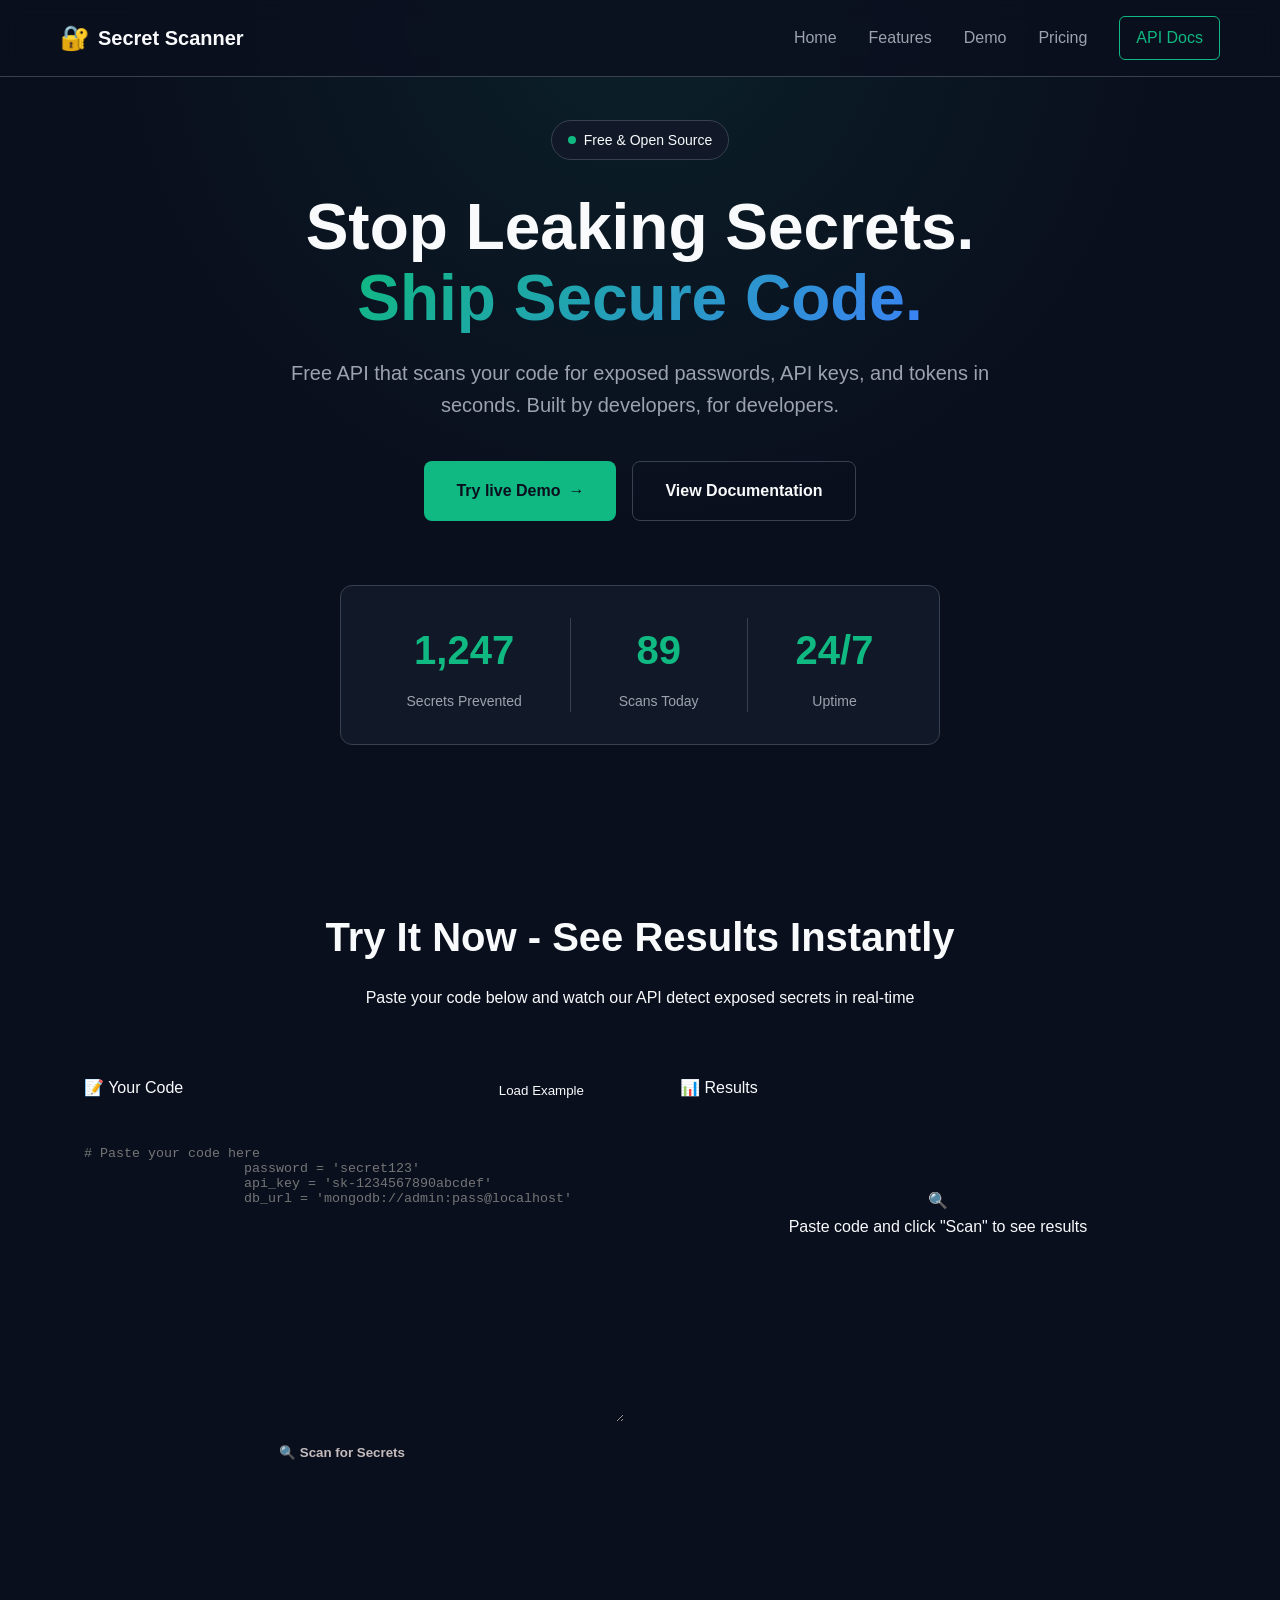
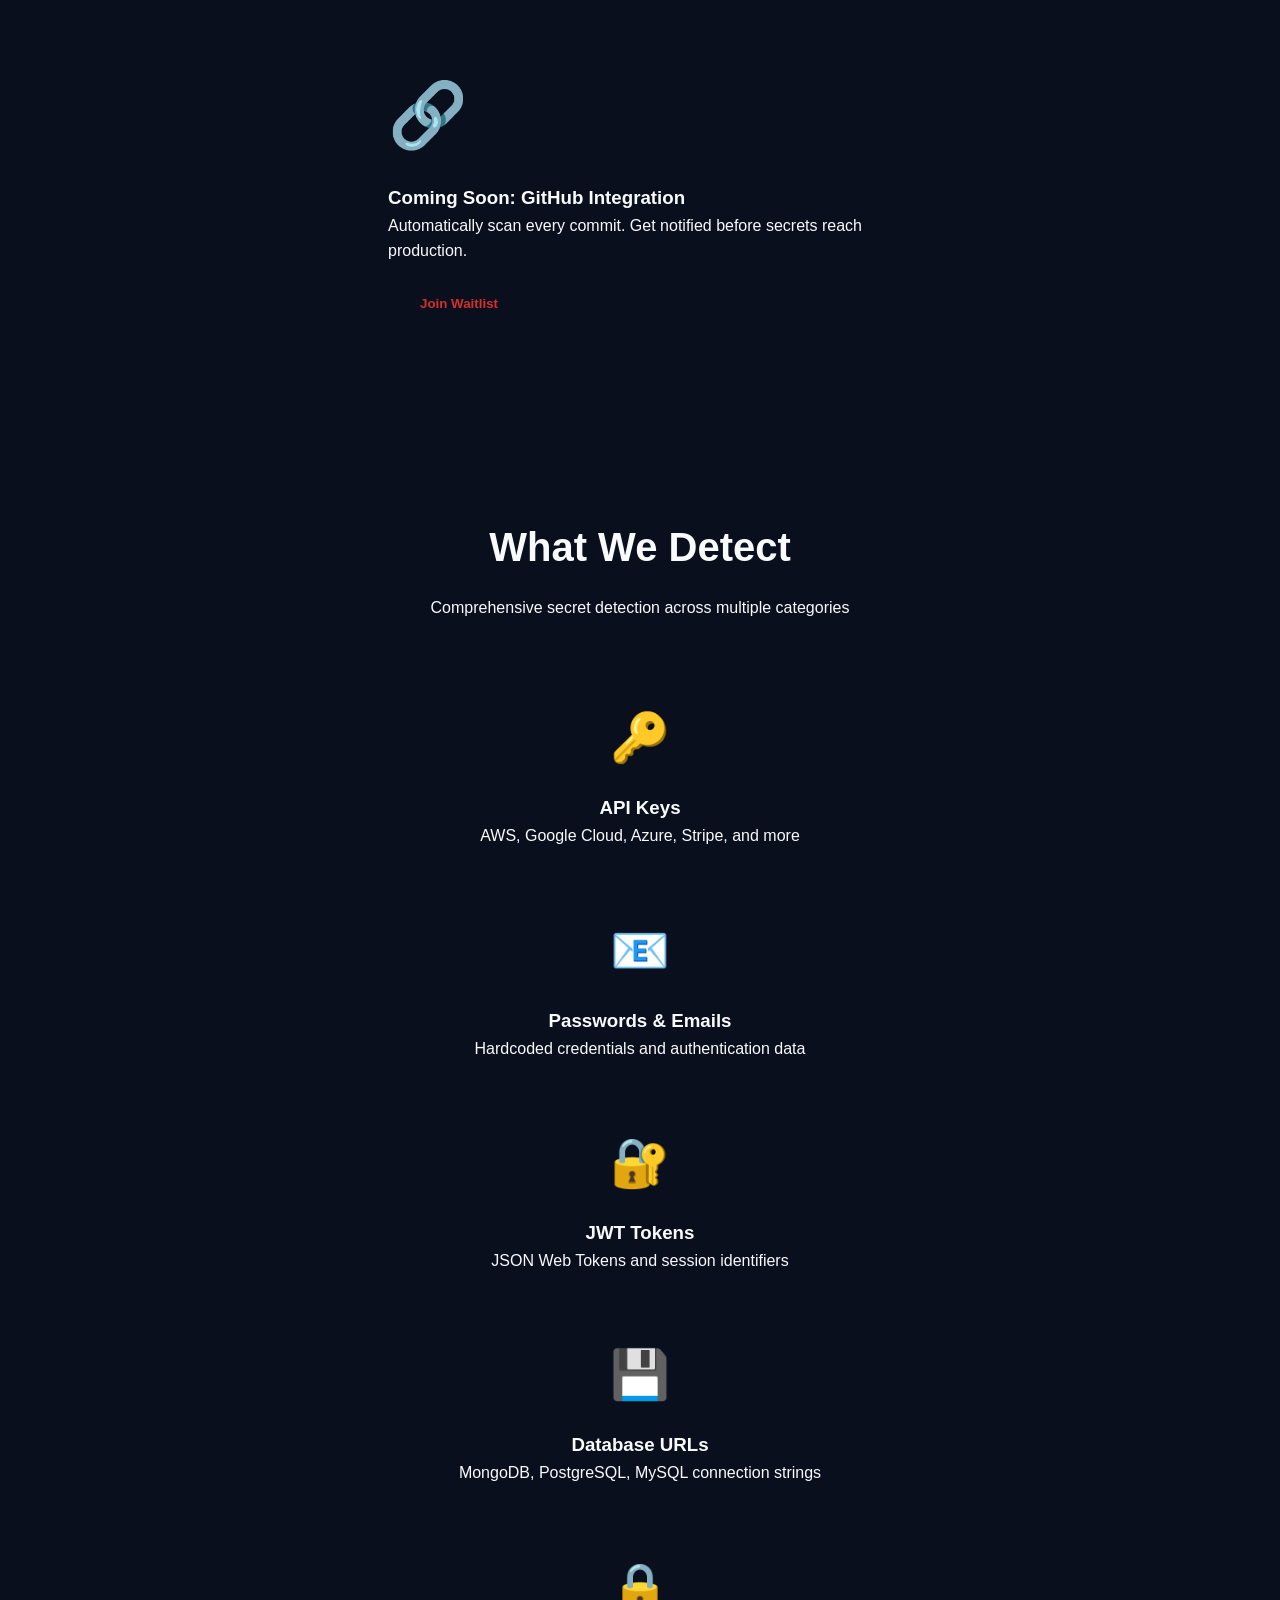
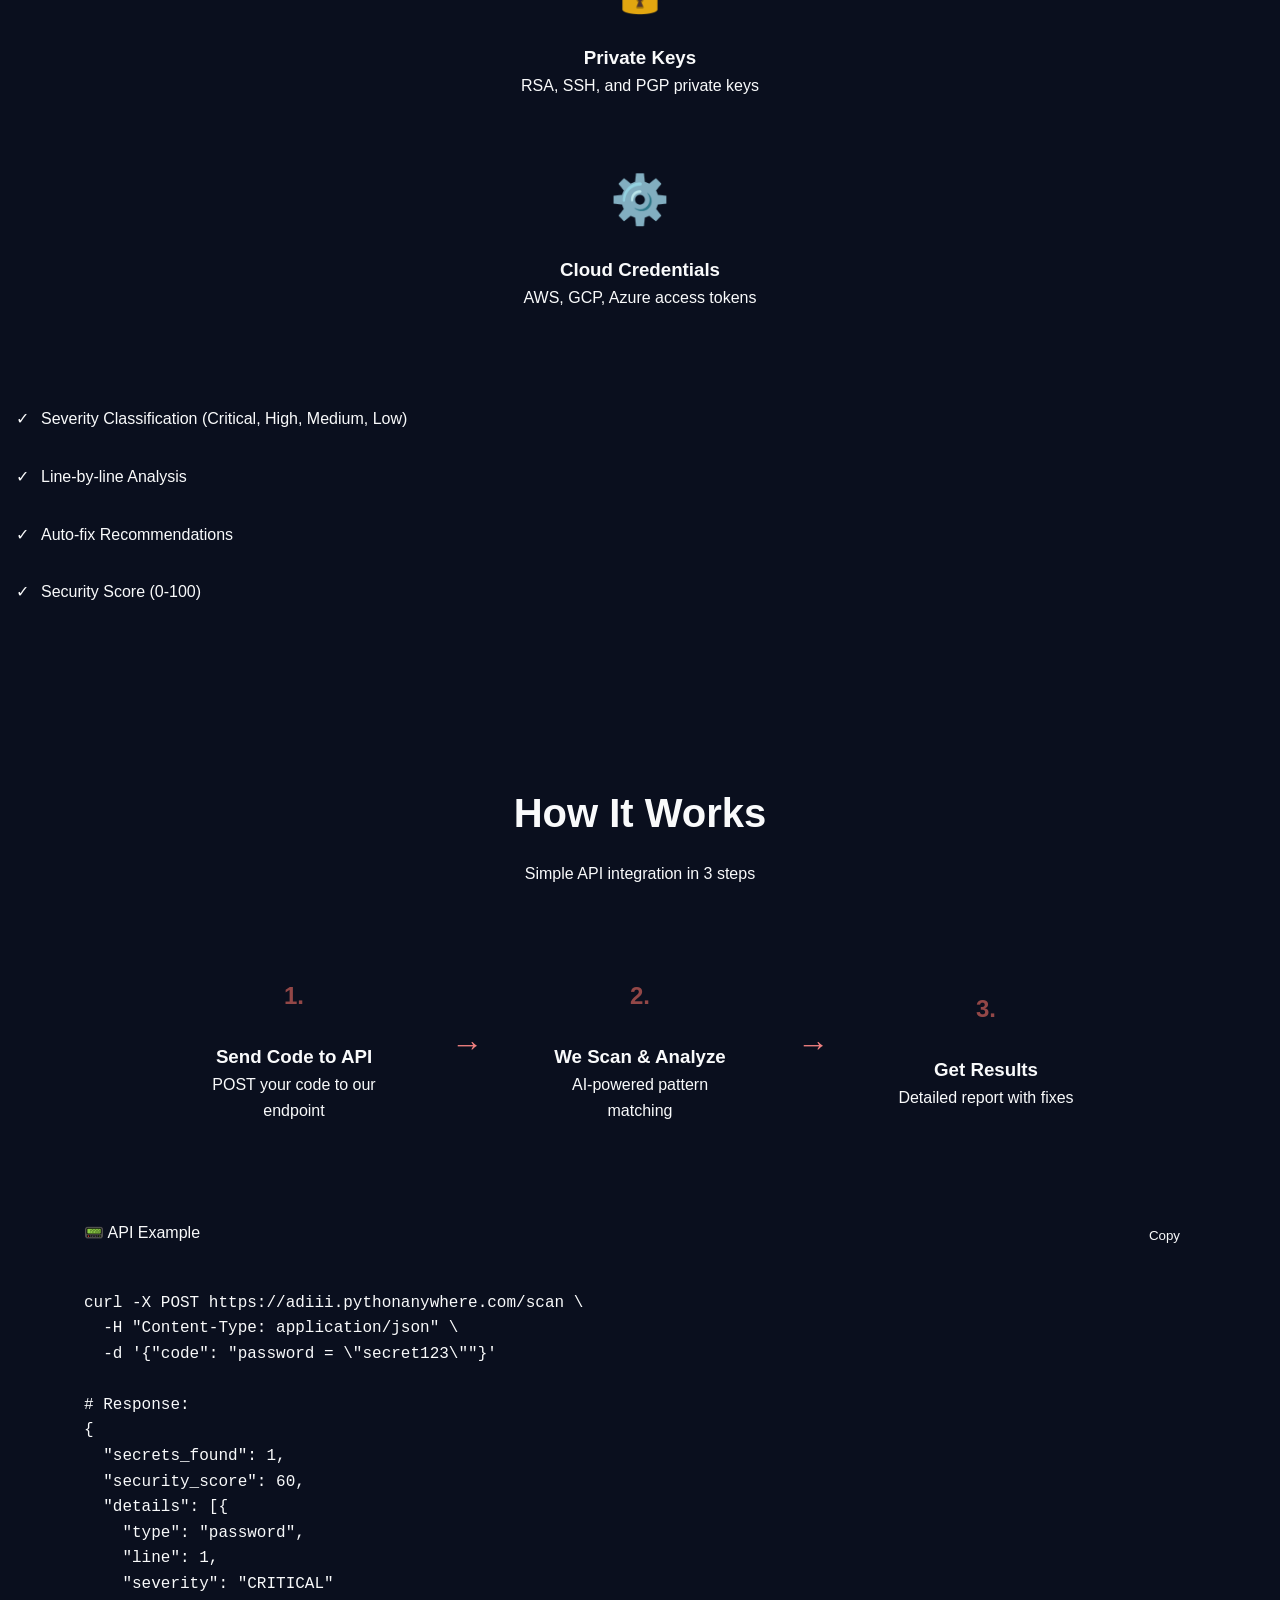
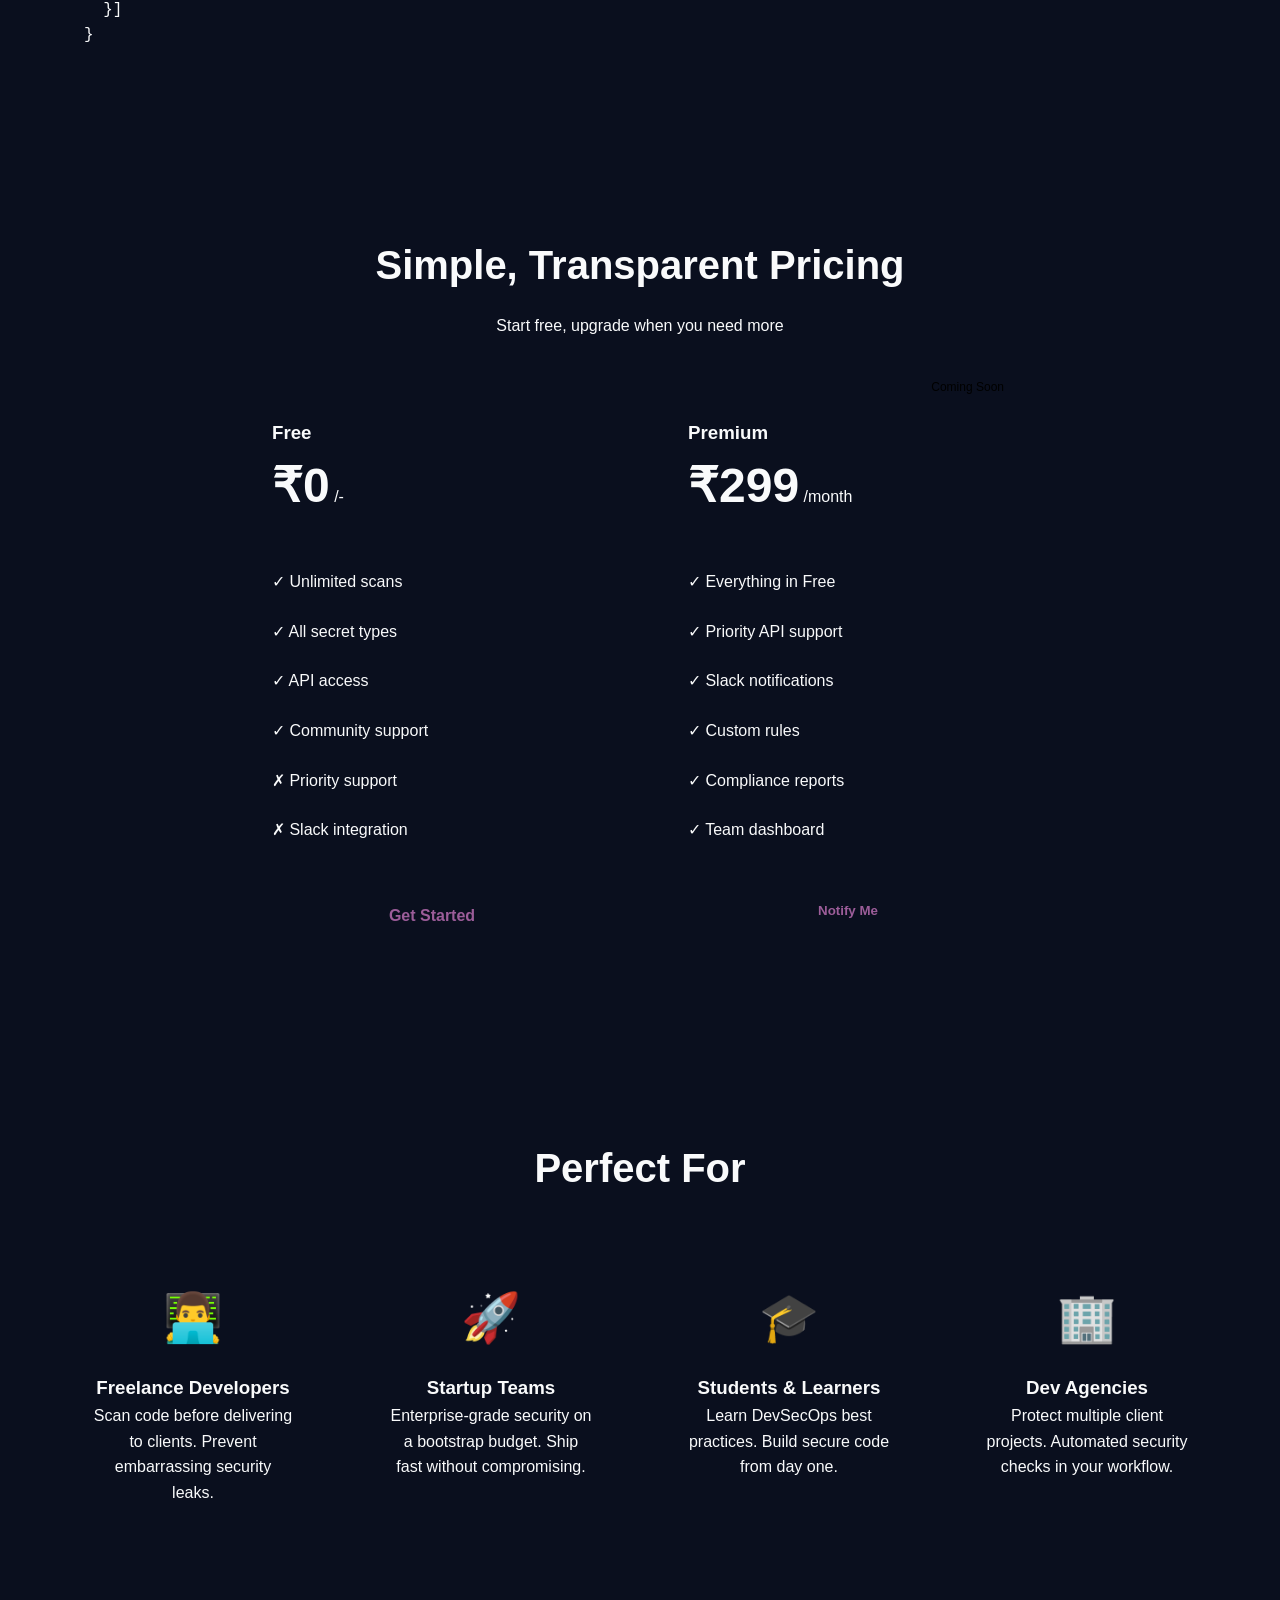
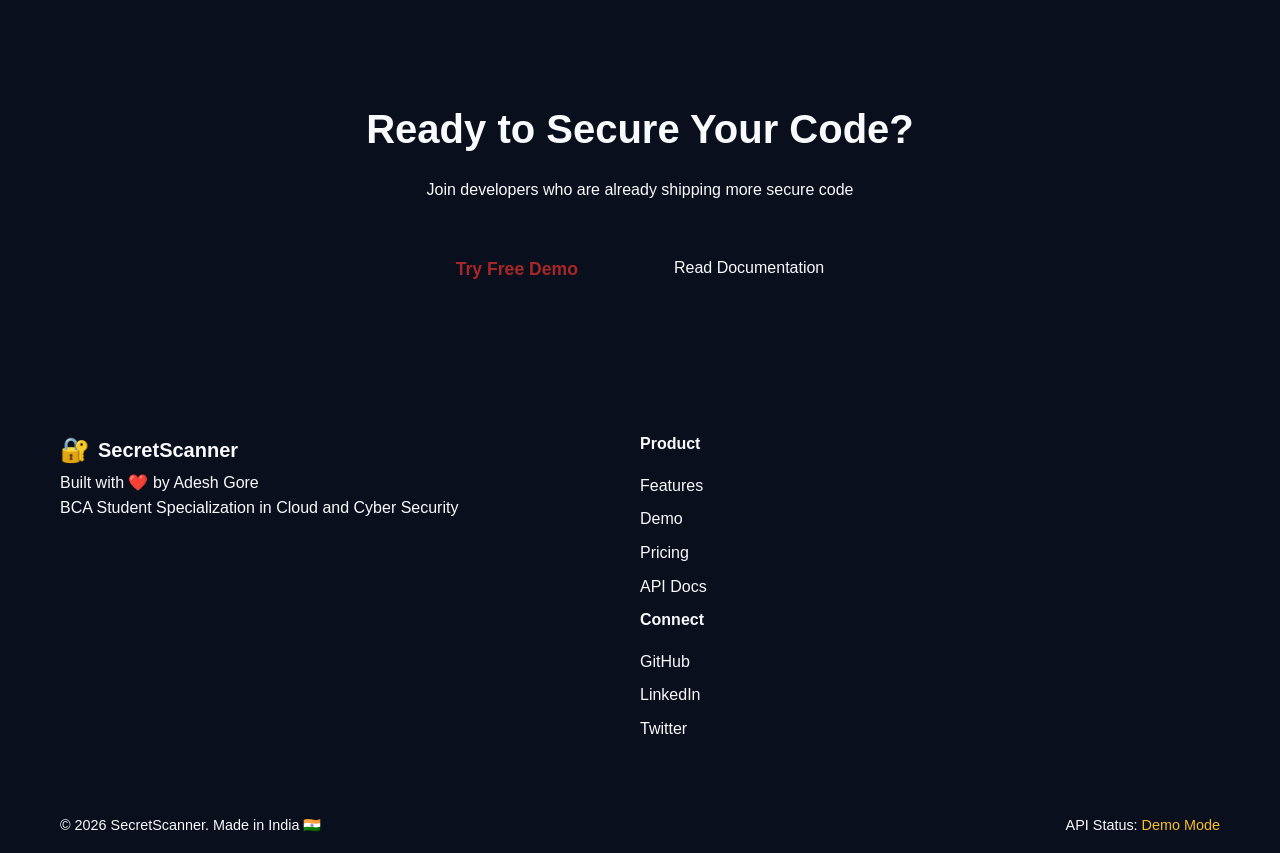
<file: Secret Scanner (SAAS)/frontend/index.html>
<!DOCTYPE html>
<html lang="en">
<head>
    <!-- Google tag (gtag.js) -->
    <script async src="https://www.googletagmanager.com/gtag/js?id=G-ABC1234XYZ"></script>
    <script>
      window.dataLayer = window.dataLayer || [];
      function gtag(){dataLayer.push(arguments);}
      gtag('js', new Date());

      gtag('config', 'G-SLFNYDEWX1');
    </script>

    <meta charset="UTF-8">
    <meta name="viewport" content="width=device-width, initial-scale=1.0">
    <title>
        SecretScanner- Stop Leaking Secrets Before It's Too Late
    </title>
    <meta name="description" content="Free API to detect exposed passwords, API keys, and tokens in your code. Built for developers who care about security.">
    <meta name="keywords" content="secret scanner, security, API, DevSecOps, code security">

    <!-- Open Graph for social sharing -->
    <!-- When link shares external platform title will be this line  -->
    <meta property="og:title" content="SecretScanner - Free Security API">
    <!-- When link shares external platform description will be this line  -->
    <meta property="og:description" content="Scan your code for exposed secrets in seconds">
    <!-- When link shares external platform type will be this line  -->
    <meta property="og:type" content="website">
    
    <link rel="stylesheet" href="style.css">
</head>
<body>

    <nav class="navbar">
        <!-- Keep Nav content centered within max width-->
        <div class="container">
            <div class="nav-content">
                <div class="logo">
                    <span class="logo-icon">🔐</span>
                    <span class="logo-text"><b>Secret Scanner</b></span>

                </div>

               <div class="nav-links">
                   <a href="#home">Home</a>
                   <a href="#features">Features</a>
                   <a href="#demo">Demo</a>
                   <a href="#pricing">Pricing</a>
                   <a href="https://adiii.pythonanywhere.com/docs" target="_blank" class="btn-outline">API Docs</a>
                </div>


            </div>
        </div>
    </nav>

    <!-- HERO SECTION - First thing people see -->
    <!-- The first content that user will see-->
    <section id="home" class="hero">
        <!-- Keep Hero content centered within max width-->
        <div class="container">
            <div class="hero-content">
                <div class="hero-badge">
                    <!-- Provide Visual indicator-->
                    <span class="badge-dot"></span>
                    Free & Open Source
                </div>

                <h1 class="hero-title">
                    Stop Leaking Secrets.<br>
                    <span class="gradient-text">Ship Secure Code.</span>
                </h1>

                <p class="hero-subtitle">
                    Free API that scans your code for exposed passwords, API keys, and tokens in seconds. 
                    Built by developers, for developers.
                </p>

                <div class="hero-buttons">
                    <a href="#demo" class="btn-primary">
                        Try live Demo
                        <span class="btn-arrow">→</span>
                    </a>
                    <a href="https://adiii.pythonanywhere.com/docs" target="_blank" class="btn-secondary">
                         View Documentation
                    </a>
                </div>


                <!-- Live Stats - pulls from your API -->
                <div class="hero-stats">
                    <div class="stat-item">
                        <div class="stat-number" id="secrets-prevented">1,247</div>
                        <div class="stat-label">Secrets Prevented</div>
                    </div>
                    <div class="stat-divider"></div>
                    <div class="stat-item">
                        <div class="stat-number" id="total-scans">89</div>
                        <div class="stat-label">Scans Today</div>
                    </div>
                     <div class="stat-divider"></div>
                    <div class="stat-item">
                        <div class="stat-number">24/7</div>
                        <div class="stat-label">Uptime</div>
                    </div>
                </div>
            </div>
        </div>
        
        <!-- Animated background gradient -->
        <div class="hero-gradient"></div>

    </section>

    <!-- LIVE DEMO SECTION - This is where magic happens! -->
    <section id="demo" class="demo-section">
        <div class="container">
            <div class="section-header">
                 <h2>Try It Now - See Results Instantly</h2>
                <p>Paste your code below and watch our API detect exposed secrets in real-time</p>
            </div>
            
            <div class="demo-container">
                <div class="demo-input">
                    <div class="demo-header">
                        <span class="demo-title">📝 Your Code</span>
                        <button class="demo-example-btn" onclick="loadExample()">Load Example</button>
                    </div>
                    <textarea 
                        id="code-input" 
                        class="code-textarea" 
                        placeholder="# Paste your code here
                    password = 'secret123'
                    api_key = 'sk-1234567890abcdef'
                    db_url = 'mongodb://admin:pass@localhost'"
                        rows="15"
                    ></textarea>
                    <button class="scan-button" onclick="scanCode()">
                        <span id="scan-text">🔍 Scan for Secrets</span>
                        <span id="scan-loading" class="hidden">⏳ Scanning...</span>
                    </button>
                </div>

                <div class="demo-results">
                    <div class="demo-header">
                        <span class="demo-title">📊 Results</span>
                    </div>
                    <div id="results-container" class="results-container">
                        <div class="results-empty">
                            <div class="empty-icon">🔍</div>
                            <p>Paste code and click "Scan" to see results</p>
                        </div>
                    </div>
                </div>
            </div>
        </div>
    </section>

    <!-- GITHUB INTEGRATION TEASER -->
    <section class="integration-section">
        <div class="container">
            <div class="integration-card">
                <div class="integration-icon">🔗</div>
                <h3> Coming Soon: GitHub Integration </h3>
                <p> Automatically scan every commit. Get notified before secrets reach production.</p>
                <button class="btn-waitlist" onclick="joinWaitlist('github')">
                    Join Waitlist
                </button>
            </div>
        </div>
    </section>

    <!-- FEATURES SECTION -->
    <section id="features" class="features-section">
        <div class="container">
            <div class="section-header">
                <h2>What We Detect</h2>
                <p>Comprehensive secret detection across multiple categories</p>
            </div>
            
            <div class="features-grid"></div>
            <div class="feature-card">
                <div class="feature-icon">🔑</div>
                <h3>API Keys</h3>
                <p>AWS, Google Cloud, Azure, Stripe, and more</p>
            </div>

            <div class="feature-card">
                <div class="feature-icon">📧</div>
                <h3>Passwords & Emails</h3>
                <p>Hardcoded credentials and authentication data</p>
            </div>

            <div class="feature-card">
                    <div class="feature-icon">🔐</div>
                    <h3>JWT Tokens</h3>
                    <p>JSON Web Tokens and session identifiers</p>
                </div>
                
                <div class="feature-card">
                    <div class="feature-icon">💾</div>
                    <h3>Database URLs</h3>
                    <p>MongoDB, PostgreSQL, MySQL connection strings</p>
                </div>

                <div class="feature-card">
                    <div class="feature-icon">🔒</div>
                    <h3>Private Keys</h3>
                    <p>RSA, SSH, and PGP private keys</p>
                </div>

                <div class="feature-card">
                    <div class="feature-icon">⚙️</div>
                    <h3>Cloud Credentials</h3>
                    <p>AWS, GCP, Azure access tokens</p>
                </div>
            </div>

            <!-- Additional features -->
            <div class="features-list">
                <div class="feature-item">
                    <span class="checkmark">✓</span>
                    <span>Severity Classification (Critical, High, Medium, Low)</span>
                </div>
            </div>
            <div class="feature-item">
                    <span class="checkmark">✓</span>
                    <span>Line-by-line Analysis</span>
            </div>
            <div class="feature-item">
                    <span class="checkmark">✓</span>
                    <span>Auto-fix Recommendations</span>
            </div>
            <div class="feature-item">
                <span class="checkmark">✓</span>
                <span>Security Score (0-100)</span>
            </div>
            </div>
        </div>
            
    </section>

    <!-- HOW IT WORKS SECTION -->
    <section class="how-section">
        <div class="container">
            <div class="section-header">
                <h2>How It Works</h2>
                <p>Simple API integration in 3 steps</p>
            </div>

            <div class="steps-grid">
                <div class="step-card">
                    <div class="step-number">1.</div>
                    <h3>Send Code to API</h3>
                    <p>POST your code to our endpoint</p>
                </div>

                <div class="step-arrow">→</div>

                <div class="step-card">
                    <div class="step-number">2.</div>
                    <h3>We Scan & Analyze</h3>
                    <p>AI-powered pattern matching</p>
                </div>

                <div class="step-arrow">→</div>
                
                <div class="step-card">
                    <div class="step-number">3.</div>
                    <h3>Get Results</h3>
                    <p>Detailed report with fixes</p>
                </div>
            </div>
            
            <!-- Code example -->
             <div class="code-example">
                <div class="code-header">
                    <span>📟 API Example</span>
                    <button class="copy-btn" onclick="copyCode()">Copy</button>
                </div>
                 <pre><code id="api-example">curl -X POST https://adiii.pythonanywhere.com/scan \
  -H "Content-Type: application/json" \
  -d '{"code": "password = \"secret123\""}'

# Response:
{
  "secrets_found": 1,
  "security_score": 60,
  "details": [{
    "type": "password",
    "line": 1,
    "severity": "CRITICAL"
  }]
}</code></pre>
            </div>
        </div>
    </section>

    <!-- PRICING SECTION -->
    <section id="pricing" class="pricing-section">
        <div class="container">
            <div class="section-header">
                <h2>Simple, Transparent Pricing</h2>
                <p>Start free, upgrade when you need more</p>
            </div>

            <div class="pricing-grid">
                <!-- Free Tier -->
                <div class="pricing-card">
                    <div class="pricing-header">
                        <h3>Free</h3>
                        <div class="price">
                            <span class="price-amount">₹0</span>
                            <span class="price-period">/-</span>
                        </div>
                    </div>
                    <ul class="pricing-features">
                        <li><span class="check">✓</span> Unlimited scans</li>
                        <li><span class="check">✓</span> All secret types</li>
                        <li><span class="check">✓</span> API access</li>
                        <li><span class="check">✓</span> Community support</li>
                        <li><span class="cross">✗</span> Priority support</li>
                        <li><span class="cross">✗</span> Slack integration</li>
                    </ul>
                    <a href="https://adiii.pythonanywhere.com/docs" class="pricing-btn">Get Started</a>
                </div>

                <!-- Premium Tier (Coming Soon) -->
                <div class="pricing-card featured">
                    <div class="popular-badge">Coming Soon</div>
                    <div class="pricing-header">
                        <h3>Premium</h3>
                        <div class="price">
                            <span class="price-amount">₹299</span>
                            <span class="price-period">/month</span>
                        </div>
                    </div>
                    <ul class="pricing-features">
                        <li><span class="check">✓</span> Everything in Free</li>
                        <li><span class="check">✓</span> Priority API support</li>
                        <li><span class="check">✓</span> Slack notifications</li>
                        <li><span class="check">✓</span> Custom rules</li>
                        <li><span class="check">✓</span> Compliance reports</li>
                        <li><span class="check">✓</span> Team dashboard</li>
                    </ul>
                    <button class="pricing-btn" onclick="notifyMe()">Notify Me</button>
                </div>
            </div>
        </div>
    </section>

    <!-- USE CASES SECTION -->
    <section class="usecases-section">
        <div class="container">
            <div class="section-header">
                <h2>Perfect For</h2>
            </div>

            <div class="usecases-grid">
                <div class="usecase-card">
                    <div class="usecase-icon">👨‍💻</div>
                    <h3>Freelance Developers</h3>
                    <p>Scan code before delivering to clients. Prevent embarrassing security leaks.</p>
                </div>

                <div class="usecase-card">
                    <div class="usecase-icon">🚀</div>
                    <h3>Startup Teams</h3>
                    <p>Enterprise-grade security on a bootstrap budget. Ship fast without compromising.</p>
                </div>

                <div class="usecase-card">
                    <div class="usecase-icon">🎓</div>
                    <h3>Students & Learners</h3>
                    <p>Learn DevSecOps best practices. Build secure code from day one.</p>
                </div>

                <div class="usecase-card">
                    <div class="usecase-icon">🏢</div>
                    <h3>Dev Agencies</h3>
                    <p>Protect multiple client projects. Automated security checks in your workflow.</p>
                </div>
            </div>
        </div>
    </section>

    <!-- CTA SECTION -->
    <section class="cta-section">
        <div class="container">
            <div class="cta-content">
                <h2>Ready to Secure Your Code?</h2>
                <p>Join developers who are already shipping more secure code</p>
                <div class="cta-buttons">
                    <a href="#demo" class="btn-primary-large">Try Free Demo</a>
                    <a href="https://adiii.pythonanywhere.com/docs" class="btn-secondary-large">Read Documentation</a>
                </div>
            </div>
        </div>
    </section>

    <!-- FOOTER -->
    <footer class="footer">
        <div class="container">
            <div class="footer-content">
                <div class="footer-brand">
                    <div class="logo">
                        <span class="logo-icon">🔐</span>
                        <span class="logo-text">SecretScanner</span>
                    </div>
                    <p class="footer-tagline">Built with ❤️ by Adesh Gore<br>BCA Student Specialization in Cloud and Cyber Security</p>
                </div>

                <div class="footer-links">
                    <div class="footer-column">
                        <h4>Product</h4>
                        <a href="#features">Features</a>
                        <a href="#demo">Demo</a>
                        <a href="#pricing">Pricing</a>
                        <a href="https://adiii.pythonanywhere.com/docs">API Docs</a>
                    </div>

                    <div class="footer-column">
                        <h4>Connect</h4>
                        <a href="https://github.com/adiii791" target="_blank">GitHub</a>
                        <a href="https://www.linkedin.com/in/aadesh-gore-787299287/" target="_blank">LinkedIn</a>
                        <a href="https://x.com/aadesh_gore" target="_blank">Twitter</a>
                    </div>
                </div>
            </div>

            <div class="footer-bottom">
                <p>© 2026 SecretScanner. Made in India 🇮🇳</p>
                <p class="api-status">
                    <span class="status-dot"></span>
                    API Status: <span id="api-status">Checking...</span>
                </p>
            </div>
        </div>
    </footer>

    <script src="script.js"></script>

</body>

</html>
</file>
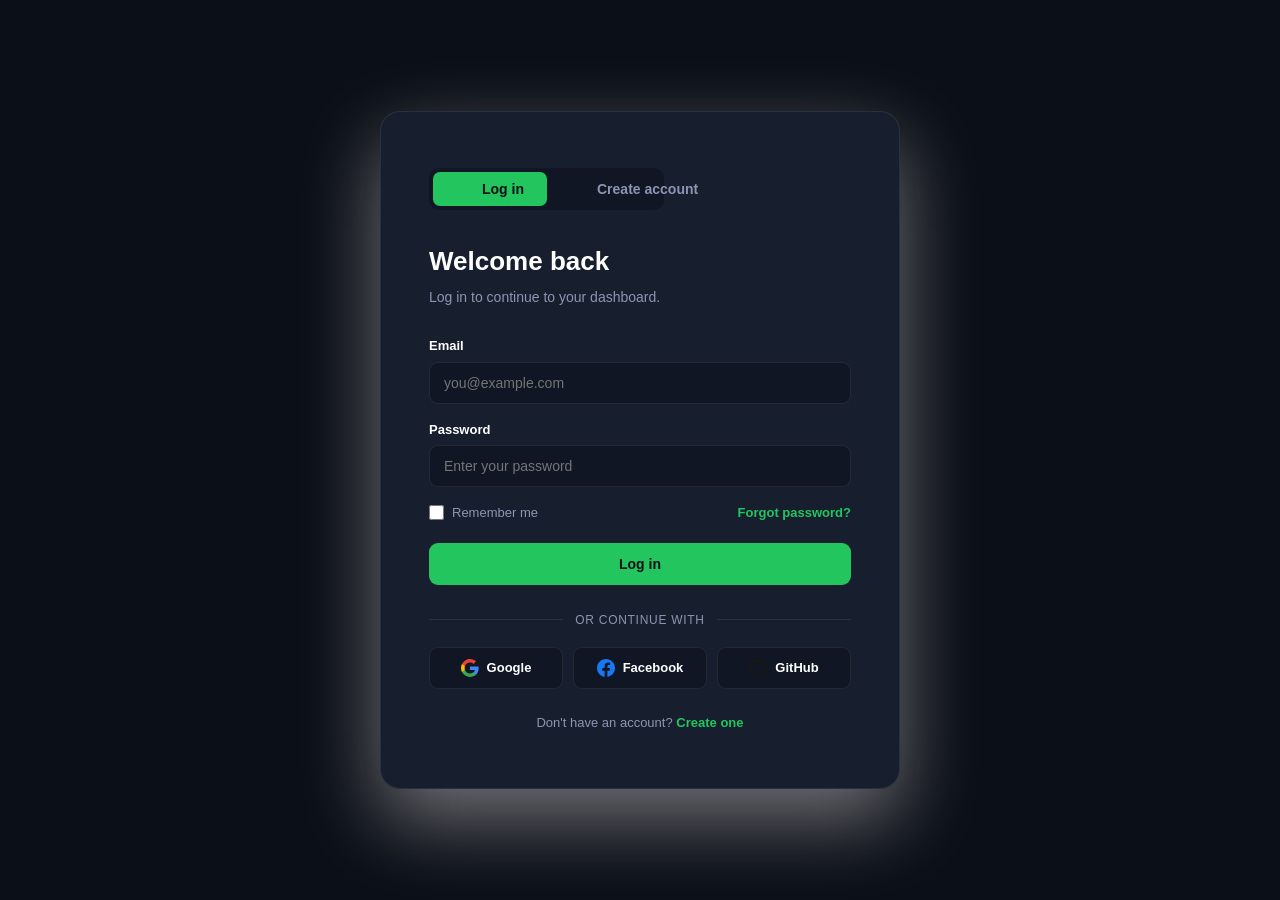
<file: frontend/Login.html>
<!DOCTYPE html>
<html lang="en">
<head>
  <meta charset="UTF-8">
  <meta name="viewport" content="width=device-width, initial-scale=1.0">
  <title>Secret Scanner | Sign in</title>
  <link rel="preconnect" href="https://fonts.googleapis.com">
  <link href="https://fonts.googleapis.com/css2?family=Fraunces:opsz,wght@9..144,400;9..144,500;9..144,600&family=Inter:wght@400;500;600;700&display=swap" rel="stylesheet">
  <link rel="stylesheet" href="css/Login.css">
</head>
<body>

<div class="screen">

  <div class="panel" id="panel" data-mode="login">
    <div class="tabs">
      <button class="tab active" id="tabLogin" type="button">Log in</button>
      <button class="tab" id="tabSignup" type="button">Create account</button>
    </div>

    <h2 id="heading">Welcome back</h2>
    <p class="sub" id="subheading">Log in to continue to your dashboard.</p>

    <form id="authForm" novalidate>
      <div class="field name-field">
        <label for="name">Full name</label>
        <input type="text" id="name" placeholder="Your full name">
      </div>
      <div class="field">
        <label for="email">Email</label>
        <input type="email" id="email" placeholder="you@example.com" required>
      </div>
      <div class="field phone-field">
        <label for="phone">Phone number <span class="optional-tag">(optional)</span></label>
        <div class="inline-field">
          <input type="tel" id="phone" placeholder="+1 234 567 8900">
          <button type="button" class="otp-btn" id="sendOtpBtn">Send OTP</button>
        </div>
      </div>
      <div class="field otp-field">
        <label for="otp">OTP verification <span class="optional-tag">(optional)</span></label>
        <input type="text" id="otp" placeholder="Enter OTP if you requested one" maxlength="6">
      </div>
      <div class="field">
        <label for="password">Password</label>
        <input type="password" id="password" placeholder="Enter your password" required>
      </div>
      <div class="field confirm">
        <label for="confirm">Confirm password</label>
        <input type="password" id="confirm" placeholder="Re-enter your password">
      </div>

      <div class="row-between login-only">
        <label class="checkbox"><input type="checkbox" id="rememberMe"> Remember me</label>
        <a href="#" id="forgotPasswordLink">Forgot password?</a>
      </div>

      <button type="submit" class="btn-primary" id="submitBtn">Log in</button>
    </form>

    <div class="divider">or continue with</div>

    <div class="social-grid">
      <button class="social-btn" type="button" id="googleBtn" aria-label="Continue with Google">
        <svg viewBox="0 0 24 24"><path fill="#4285F4" d="M23.49 12.27c0-.79-.07-1.54-.2-2.27H12v4.51h6.47c-.28 1.48-1.13 2.73-2.41 3.58v2.98h3.86c2.26-2.09 3.57-5.17 3.57-8.8z"/><path fill="#34A853" d="M12 24c3.24 0 5.95-1.08 7.93-2.92l-3.86-2.98c-1.07.72-2.45 1.15-4.07 1.15-3.13 0-5.78-2.11-6.73-4.96H1.27v3.09C3.26 21.3 7.31 24 12 24z"/><path fill="#FBBC05" d="M5.27 14.29c-.24-.72-.38-1.49-.38-2.29s.14-1.57.38-2.29V6.62H1.27A11.95 11.95 0 0 0 0 12c0 1.93.46 3.76 1.27 5.38l4-3.09z"/><path fill="#EA4335" d="M12 4.75c1.77 0 3.35.61 4.6 1.8l3.42-3.42C17.95 1.19 15.24 0 12 0 7.31 0 3.26 2.7 1.27 6.62l4 3.09c.95-2.85 3.6-4.96 6.73-4.96z"/></svg>
        <span>Google</span>
      </button>
      <button class="social-btn" type="button" id="facebookBtn" aria-label="Continue with Facebook">
        <svg viewBox="0 0 24 24"><path fill="#1877F2" d="M24 12.07C24 5.4 18.63 0 12 0S0 5.4 0 12.07c0 5.99 4.39 10.96 10.13 11.86v-8.4H7.08v-3.46h3.05V9.41c0-3.02 1.8-4.69 4.55-4.69 1.32 0 2.7.24 2.7.24v2.97h-1.52c-1.5 0-1.97.93-1.97 1.89v2.25h3.36l-.54 3.46h-2.82v8.4C19.61 23.03 24 18.06 24 12.07z"/></svg>
        <span>Facebook</span>
      </button>
      <button class="social-btn" type="button" id="githubBtn" aria-label="Continue with GitHub">
        <svg viewBox="0 0 24 24"><path fill="#181717" d="M12 0C5.37 0 0 5.5 0 12.3c0 5.43 3.44 10.04 8.21 11.67.6.11.82-.27.82-.59 0-.29-.01-1.27-.02-2.3-3.34.74-4.04-1.5-4.04-1.5-.55-1.42-1.34-1.8-1.34-1.8-1.09-.77.08-.75.08-.75 1.2.09 1.84 1.27 1.84 1.27 1.07 1.88 2.8 1.34 3.49 1.02.11-.79.42-1.34.76-1.65-2.67-.31-5.47-1.38-5.47-6.13 0-1.36.47-2.46 1.25-3.33-.12-.31-.55-1.58.12-3.3 0 0 1.02-.33 3.35 1.26a11.4 11.4 0 0 1 6.1 0c2.33-1.6 3.35-1.26 3.35-1.26.67 1.72.24 2.99.12 3.3.78.87 1.25 1.97 1.25 3.33 0 4.76-2.81 5.82-5.48 6.13.43.38.81 1.13.81 2.28 0 1.65-.01 2.98-.01 3.39 0 .32.22.71.83.59C20.56 22.33 24 17.72 24 12.3 24 5.5 18.63 0 12 0z"/></svg>
        <span>GitHub</span>
      </button>
    </div>

    <!-- OAuth info modal -->
    <div class="oauth-modal" id="oauthModal" role="dialog" aria-modal="true" aria-labelledby="oauthTitle" hidden>
      <div class="oauth-modal-box">
        <h3 id="oauthTitle">Social sign-in</h3>
        <p id="oauthMessage"></p>
        <div class="oauth-modal-actions">
          <a class="btn-primary oauth-continue-btn" id="oauthContinueBtn" href="#" target="_blank" rel="noopener noreferrer">Open <span id="oauthProviderName"></span></a>
          <button type="button" class="oauth-cancel-btn" id="oauthCloseBtn">Cancel</button>
        </div>
      </div>
    </div>

    <p class="switch-line login-only">Don't have an account? <button type="button" id="toSignup">Create one</button></p>
    <p class="switch-line signup-line" style="display:none;">Already have an account? <button type="button" id="toLogin">Log in</button></p>
  </div>

</div>
<script src="js/Login.js"></script>



</body>
</html>
</file>
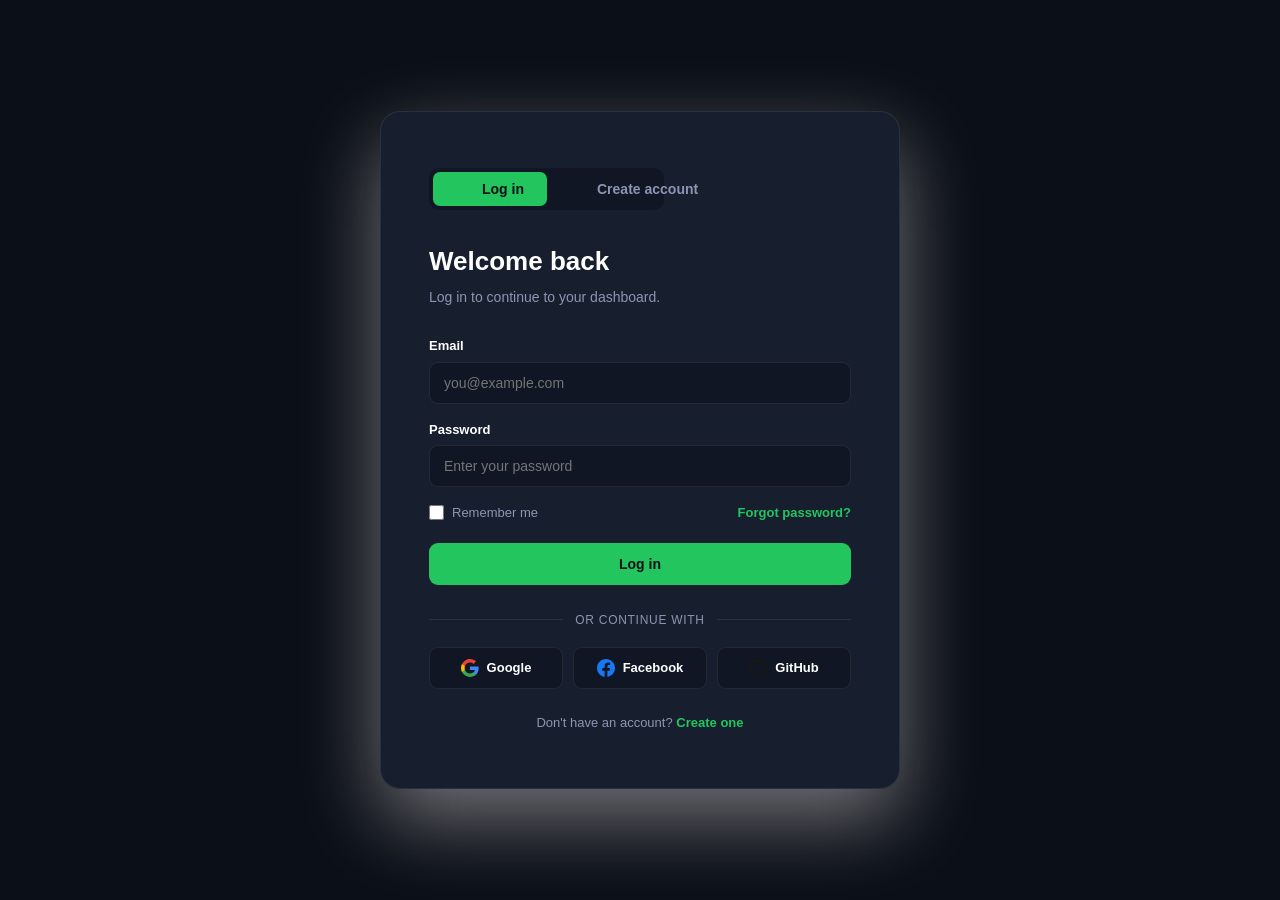
<file: frontend/profile.html>
<!DOCTYPE html>
<html lang="en">
<head>
<meta charset="UTF-8"><meta name="viewport" content="width=device-width,initial-scale=1.0">
<title>Secret Scanner | Profile</title>
<link rel="preconnect" href="https://fonts.googleapis.com"><link rel="preconnect" href="https://fonts.gstatic.com" crossorigin>
<link href="https://fonts.googleapis.com/css2?family=Inter:wght@400;500;600;700;800&display=swap" rel="stylesheet">
<link rel="stylesheet" href="https://cdnjs.cloudflare.com/ajax/libs/font-awesome/6.7.2/css/all.min.css"><link rel="stylesheet" href="css/profile.css">
</head>
<body>
<aside class="sidebar">
<a class="brand" href="index.html"><div class="brand-mark"><i class="fa-solid fa-shield-halved"></i><span></span></div><div><strong>Secret Scanner</strong><small>SECURITY PLATFORM</small></div></a>
<nav><p>WORKSPACE</p><a href="index.html"><i class="fa-solid fa-grid-2"></i>Dashboard</a><a href="index.html#history"><i class="fa-solid fa-clock-rotate-left"></i>Scan History</a><a href="index.html#reports"><i class="fa-solid fa-file-shield"></i>Reports</a><p>MANAGE</p><a class="active" href="profile.html"><i class="fa-solid fa-user-gear"></i>Profile</a><a href="profile.html"><i class="fa-solid fa-sliders"></i>Settings</a></nav>
<div class="sidebar-bottom"><div class="security-mini"><i class="fa-solid fa-shield-check"></i><span>Workspace secure</span><b></b></div><button id="themeBtn"><i class="fa-solid fa-moon"></i> Dark mode</button><button id="logoutBtn"><i class="fa-solid fa-right-from-bracket"></i> Logout</button></div>
</aside>
<main class="main">
<header class="topbar"><div><span class="eyebrow">ACCOUNT</span><h1>Profile &amp; settings</h1><p>Manage your identity, security preferences and connected services.</p></div><a class="back-btn" href="index.html"><i class="fa-solid fa-arrow-left"></i> Back to dashboard</a></header>

<section class="profile-hero">
<div class="avatar-wrap"><div class="profile-avatar" id="profileAvatar">…</div><button id="avatarBtn" title="Change avatar"><i class="fa-solid fa-camera"></i></button></div>
<div class="hero-info"><span class="online-pill"><i></i> Account active</span><h2 id="heroName">Loading…</h2><p id="heroRole">Member • Secret Scanner Workspace</p><div class="hero-meta"><span id="heroEmail"><i class="fa-regular fa-envelope"></i> —</span><span id="heroJoined"><i class="fa-regular fa-calendar"></i> —</span></div></div>
<button class="primary-btn" id="editBtn"><i class="fa-solid fa-pen"></i> Edit profile</button>
</section>

<section class="stats">
  <article><i class="fa-solid fa-radar"></i><span>Scans completed</span><b id="statScans">—</b></article>
  <article><i class="fa-solid fa-key"></i><span>Secrets found</span><b id="statFindings">—</b></article>
  <article><i class="fa-solid fa-shield"></i><span>Security score</span><b id="statScore">—</b></article>
  <article><i class="fa-solid fa-code-branch"></i><span>Repositories</span><b>—</b></article>
</section>

<div class="content-grid">
<section class="card"><div class="card-head"><div><span class="eyebrow">PERSONAL INFORMATION</span><h3>Account details</h3></div><button class="small-btn" id="editDetails">Edit</button></div>
<div class="form-grid"><label>Full name<input id="nameInput" value="" disabled></label><label>Email address<input id="emailInput" value="" disabled></label><label>Role<input id="roleInput" value="" disabled></label><label>Workspace<input value="Secret Scanner Pro" disabled></label><label>Member since<input id="joinedInput" value="" disabled></label><label>Timezone<input value="—" disabled></label></div><div class="save-row" id="saveRow"><button class="primary-btn" id="saveBtn">Save changes</button><button class="cancel-btn" id="cancelBtn">Cancel</button></div></section>

<section class="card"><div class="card-head"><div><span class="eyebrow">SECURITY</span><h3>Account protection</h3></div><span class="secure-label"><i class="fa-solid fa-shield-check"></i> Strong</span></div>
<div class="security-item"><div class="setting-icon green"><i class="fa-solid fa-lock"></i></div><div><b>Password</b><p>Keep your password secure and unique.</p></div><button class="outline-btn" id="passwordBtn">Change</button></div>
<div class="security-item"><div class="setting-icon blue"><i class="fa-solid fa-mobile-screen"></i></div><div><b>Two-factor authentication</b><p>Authenticator app configuration</p></div><label class="switch"><input type="checkbox"><span></span></label></div>
<div class="security-item"><div class="setting-icon purple"><i class="fa-solid fa-key"></i></div><div><b>Recovery codes</b><p>Keep recovery codes in a safe place</p></div><button class="outline-btn">View</button></div>
</section>

<section class="card"><div class="card-head"><div><span class="eyebrow">CONNECTED SERVICES</span><h3>Integrations</h3></div></div>
<div class="connected"><div class="service"><i class="fa-brands fa-github"></i><div><b>GitHub</b><p>Connect to scan private repositories</p></div></div><button class="outline-btn">Connect</button></div>
<div class="connected"><div class="service"><i class="fa-brands fa-gitlab"></i><div><b>GitLab</b><p>Connect to scan GitLab projects</p></div></div><button class="outline-btn">Connect</button></div>
<div class="connected"><div class="service"><i class="fa-solid fa-cloud"></i><div><b>AWS</b><p>Security scanning integration</p></div></div><button class="outline-btn">Connect</button></div>
</section>

<section class="card"><div class="card-head"><div><span class="eyebrow">RECENT ACTIVITY</span><h3>Account activity</h3></div><button class="small-btn">View all</button></div>
<ul class="activity" id="activityList">
  <li><i class="fa-solid fa-clock-rotate-left"></i><div><b>Activity loading…</b><p>Please wait</p></div><span></span></li>
</ul>
</section>
</div>

<section class="danger-zone"><div><span class="eyebrow">DANGER ZONE</span><h3>Delete account</h3><p>Permanently delete your account and all associated security data. This action cannot be undone.</p></div><button id="deleteBtn">Delete account</button></section>
<footer><b><i class="fa-solid fa-shield-halved"></i> Secret Scanner</b><span>Account security is your first line of defence.</span></footer>
</main>
<script src="js/profile.js"></script>
</body></html>
</file>
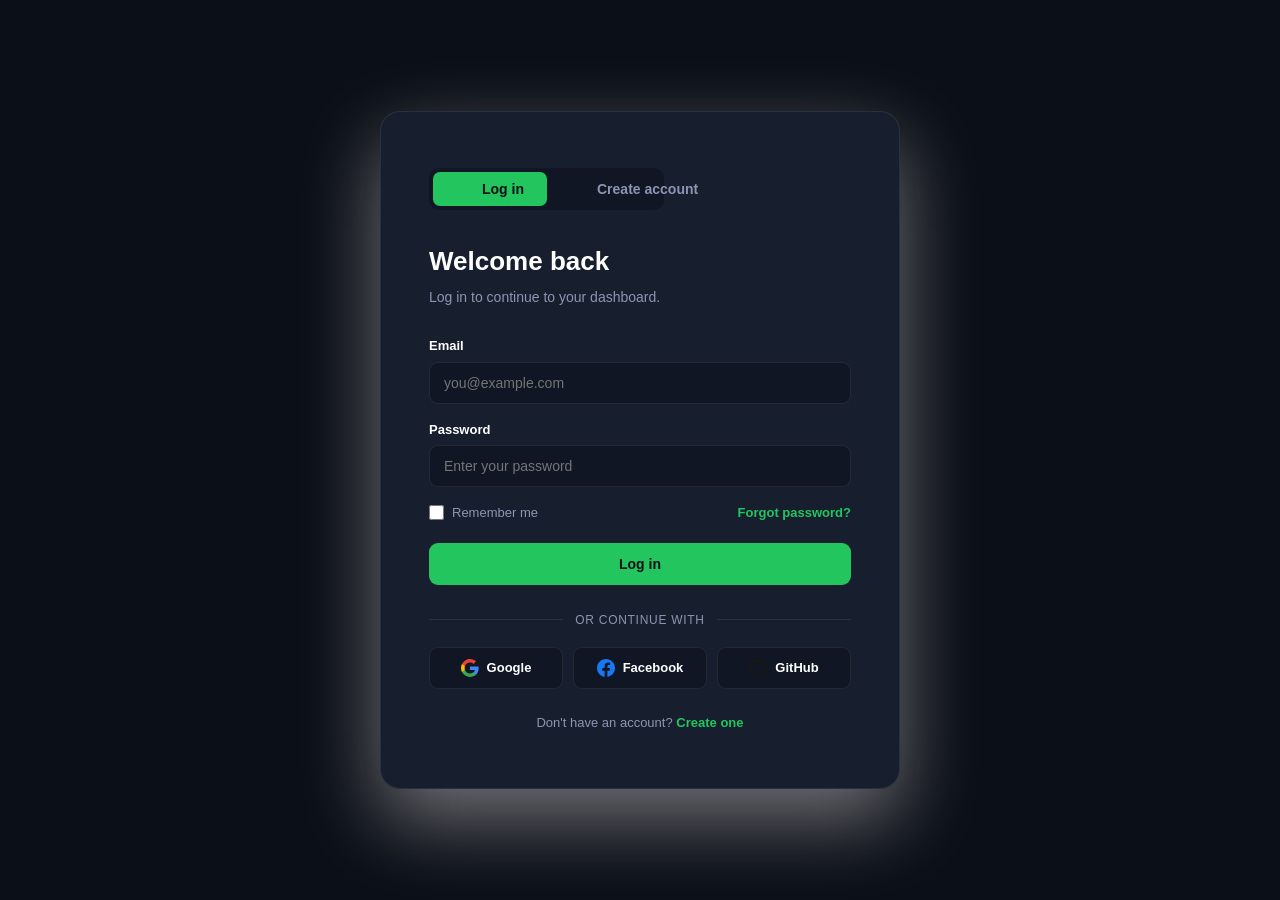
<file: frontend/results.html>
<!DOCTYPE html>
<html lang="en">
<head>
    <meta charset="UTF-8">
    <meta name="viewport" content="width=device-width, initial-scale=1.0">
    <title>Secret Scanner | Scan Result</title>
    <link rel="stylesheet" href="css/results.css">
</head>
<body>
    <div class="app">

        <aside class="sidebar" id="sidebar">
            <div class="logo">
                <div class="logo-icon"></div>
                <div class="logo-text">SecretScan</div>
            </div>
            <nav class="sidebar-nav">
                <ul>
                    <li>
                        <a href="index.html" class="nav-item">
                            <div class="nav-icon dashboard-icon"></div>
                            <div class="nav-label">Dashboard</div>
                        </a>
                    </li>
                    <li>
                        <a href="index.html#history" class="nav-item active">
                            <div class="nav-icon scans-icon"></div>
                            <div class="nav-label">Scans</div>
                        </a>
                    </li>
                    <li>
                        <a href="index.html#reports" class="nav-item">
                            <div class="nav-icon secret-icon"></div>
                            <div class="nav-label">Secret</div>
                        </a>
                    </li>
                    <li>
                        <a href="profile.html" class="nav-item">
                            <div class="nav-icon policies-icon"></div>
                            <div class="nav-label">Policies</div>
                        </a>
                    </li>
                    <li>
                        <a href="profile.html" class="nav-item">
                            <div class="nav-icon settings-icon"></div>
                            <div class="nav-label">Settings</div>
                        </a>
                    </li>
                </ul>
            </nav>
        </aside>

        <div class="main-wrapper">

            <header class="top-nav">
                <div class="breadcrumb">
                    <a href="index.html#history">Scans</a>
                    <div class="breadcrumb-sep">/</div>
                    <div class="breadcrumb-current">Scan Result</div>
                </div>
                <div class="top-actions">
                    <a href="index.html#reports" class="top-link">Report</a>
                    <a href="#findingsList" class="top-link">Vulnerabilities</a>
                    <button class="theme-toggle" id="themeToggle" title="Toggle theme"></button>
                    <button class="icon-btn notification-btn" title="Notifications"></button>
                    <button class="icon-btn profile-btn" title="Profile"></button>
                    <button class="top-link logout-btn" id="logoutBtn" title="Logout" style="cursor:pointer;border:none;background:none;color:inherit;">Logout</button>
                </div>
            </header>


            <section class="main-content">
                <div class="page-header">
                    <h1 class="page-title">Scan complete</h1>
                    <div class="completed-badge">
                        <div class="badge-check"></div>
                        Completed
                    </div>
                </div>


                <div class="stats-row">

                    <article class="stat-card health-score-card">
                        <h3 class="card-label">Security Health Score</h3>
                        <div class="score-circle-wrapper">
                            <div class="score-circle" id="scoreCircle">
                                <div class="score-inner">
                                    <div class="score-number" id="scoreNumber">0</div>
                                    <div class="score-status">SAFE</div>
                                </div>
                            </div>
                        </div>
                    </article>


                    <div class="stats-right">
                        <div class="stats-top-row">
                            <article class="stat-card small-card">
                                <div class="stat-icon secrets-icon"></div>
                                <div class="stat-info">
                                    <div class="stat-value" id="totalSecrets">0</div>
                                    <div class="stat-label">Total secrets found</div>
                                </div>
                            </article>
                            <article class="stat-card small-card">
                                <div class="stat-icon critical-icon"></div>
                                <div class="stat-info">
                                    <div class="stat-value" id="criticalCount">0</div>
                                    <div class="stat-label">Critical count</div>
                                </div>
                            </article>
                        </div>
                        <div class="stats-bottom-row">
                            <article class="stat-card small-card">
                                <div class="stat-icon high-icon"></div>
                                <div class="stat-info">
                                    <div class="stat-value" id="highCount">0</div>
                                    <div class="stat-label">High count</div>
                                </div>
                            </article>
                            <article class="stat-card small-card">
                                <div class="stat-icon medium-icon"></div>
                                <div class="stat-info">
                                    <div class="stat-value" id="mediumCount">0</div>
                                    <div class="stat-label">Medium / Low count</div>
                                </div>
                            </article>
                        </div>
                    </div>
                </div>


                <div class="findings-section">
                    <div class="findings-header">
                     <div class="findings-icon"></div>
                        <h2 class="findings-title">Detailed Findings</h2>
                    </div>
                    <div class="findings-list" id="findingsList">

                    </div>
                </div>
            </section>
        </div>
    </div>

    <script src="js/results.js"></script>
</body>
</html>
</file>
<file: Secret Scanner (SAAS)/frontend/style.css>
/* RESET & BASE STYLES */
* {
    margin: 0;
    padding: 0;
    box-sizing: border-box;
}

:root {
    /* Color Palette */

    /* Dark navy background */
    --bg-primary: #0a0f1e;

    /* Dark gray-blue background */
    --bg-secondary: #111827;

    /* Charcoal gray background */
    --bg-tertiary: #1f2937;

    /* Emerald green */
    --accent-green: #10b981;

    /* Bright blue */
    --accent-blue: #3b82f6;

    /* Soft purple */
    --accent-purple: #8b5cf6;

    /* Alert red */
    --accent-red: #ef4444;

    /* Warning yellow */
    --accent-yellow: #fbbf24;

    /* Off-white text */
    --text-primary: #f9fafb;

    /* Muted gray text */
    --text-secondary: #9ca3af;

    /* Border gray */
    --border-color: #374151;

    /* Typography */
    --font-main: 'Inter', -apple-system, BlinkMacSystemFont, sans-serif;
    --font-code: 'JetBrains Mono', 'Courier New', monospace;
}

body {
    font-family: var(--font-main);
    background: var(--bg-primary);
    color: var(--text-primary);
    line-height: 1.6;
    overflow-x: hidden;
}

.container {
    max-width: 1200px;
    margin: 0 auto;
    padding: 0 20px;
}

/* NAVIGATION */
.navbar {
    position: fixed;
    top: 0;
    width: 100%;
    background: rgba(10, 15, 30, 0.8);
    backdrop-filter: blur(10px);
    border-bottom: 1px solid var(--border-color);
    z-index: 1000;
}

.nav-content {
    display: flex;
    justify-content: space-between;
    align-items: center;
    /* padding-top: 1rem;
       padding-bottom: 1rem;
       padding-left: 0;
       padding-right: 0;
    */
    padding: 1rem 0;
}

.logo {
    display: flex;
    align-items: center;
    gap: 0.5rem;
    font-weight: 700;
    font-size: 1.25rem;
}

.logo-icon {
    font-size: 1.5rem;
}

.nav-links {
    display: flex;
    gap: 2rem;
    align-items: center;
}

.nav-links a {
    color: var(--text-secondary);
    text-decoration: none;
    transition: color 0.3s;
}

.nav-links a:hover {
    color: var(--accent-green);
}

.btn-outline {
    border: 1px solid var(--accent-green);
    padding: 0.5rem 1rem;
    border-radius: 6px;
    color: var(--accent-green) !important;
}

.btn-outline:hover {
    background: var(--accent-green);
    color: var(--bg-primary) !important;
}

/* HERO SECTION */
.hero {
    position: relative;
    /* 120px → top padding
       0 → left & right
       80px → bottom padding */
    padding: 120px 0 80px;
    min-height: 90vh;  /* vh = veiw port height */
    display: flex;
    align-items: center;
    overflow: hidden;
}

.hero-gradient {
    position: absolute;
    top: 0;
    left: 50%;
    transform: translateX(-50%); /* It moves an element 50% to the LEFT of its own width. */
    width: 100%;
    height: 100%;
    background: radial-gradient(circle at 50% 0%, rgba(16, 185, 129, 0.1), transparent 50%);
    pointer-events: none;
}

.hero-content {
    position: relative;
    z-index: 1;
    text-align: center;
    max-width: 900px;
    margin: 0 auto;
}

.hero-badge {
    display: inline-flex;
    align-items: center;
    gap: 0.5rem;
    background: var(--bg-secondary);
    border: 1px solid var(--border-color);
    padding: 0.5rem 1rem;
    border-radius: 50px;
    font-size: 0.875rem;
    margin-bottom: 2rem;
}

.badge-dot {
    width: 8px;
    height: 8px;
    background: var(--accent-green);
    border-radius: 50%;
    animation: pulse 2s infinite;
}

@keyframes pulse {
    0%, 100% { opacity: 1; }
    50% { opacity: 0.5; }
}

.hero-title {
    font-size: 4rem;
    font-weight: 800;
    line-height: 1.1;
    margin-bottom: 1.5rem;
}

.gradient-text {
    background: linear-gradient(135deg, var(--accent-green), var(--accent-blue));
    -webkit-background-clip: text;
    -webkit-text-fill-color: transparent;
    background-clip: text;
}

.hero-subtitle {
    font-size: 1.25rem;
    color: var(--text-secondary);
    margin-bottom: 2.5rem;
    max-width: 700px;
    margin-left: auto;
    margin-right: auto;
}

.hero-buttons {
    display: flex;
    gap: 1rem;
    justify-content: center;
    flex-wrap: wrap;
}

.btn-primary, .btn-secondary {
    padding: 1rem 2rem;
    border-radius: 8px;
    text-decoration: none;
    font-weight: 600;
    transition: all 0.3s;
    display: inline-flex;
    align-items: center;
    gap: 0.5rem;
}

.btn-primary {
    background: var(--accent-green);
    color: var(--bg-primary);
}

.btn-primary:hover {
    background: #0d9668;
    transform: translateY(-2px);
    box-shadow: 0 10px 30px rgba(16, 185, 129, 0.3);
}

.btn-arrow {
    transition: transform 0.3s;
}

.btn-primary:hover .btn-arrow {
    transform: translateX(4px);
}

.btn-secondary {
    background: transparent;
    border: 1px solid var(--border-color);
    color: var(--text-primary);
}

.btn-secondary:hover {
    border-color: var(--accent-green);
    background: rgba(16, 185, 129, 0.1);
}

.hero-stats {
    display: flex;
    justify-content: center;
    gap: 3rem;
    margin-top: 4rem;
    padding: 2rem;
    background: var(--bg-secondary);
    border: 1px solid var(--border-color);
    border-radius: 12px;
    max-width: 600px;
    margin-left: auto;
    margin-right: auto;
}

.stat-item {
    text-align: center;
}

.stat-number {
    font-size: 2.5rem;
    font-weight: 700;
    color: var(--accent-green);
    display: block;
}

.stat-label {
    font-size: 0.875rem;
    color: var(--text-secondary);
    margin-top: 0.5rem;
}

.stat-divider {
    width: 1px;
    background: var(--border-color);
}

/* Demo Section */
.demo-section {
    padding: 80px 0;
    background: var(--card-bg);
}

.section-header {
    text-align: center;
    margin-bottom: 3rem;
}

.section-header h2 {
    font-size: 2.5rem;
    margin-bottom: 1rem;
}

.demo-container {
    display: grid;
    grid-template-columns: 1fr 1fr;
    gap: 2rem;
}

.demo-input, .demo-results {
    background: var(--dark-bg);
    border: 1px solid var(--border);
    border-radius: 12px;
}

.demo-header {
    display: flex;
    justify-content: space-between;
    padding: 1rem 1.5rem;
    border-bottom: 1px solid var(--border);
}

.demo-example-btn {
    background: transparent;
    border: 1px solid var(--border);
    color: var(--text-dim);
    padding: 0.5rem 1rem;
    border-radius: 6px;
    cursor: pointer;
}

.code-textarea {
    width: 100%;
    min-height: 300px;
    padding: 1.5rem;
    background: transparent;
    border: none;
    color: var(--text);
    font-family: 'Courier New', monospace;
    resize: vertical;
}

.scan-button {
    width: 100%;
    padding: 1rem;
    background: var(--green);
    color: #c4bcbc;
    border: none;
    font-weight: 600;
    cursor: pointer;
    border-radius: 0 0 12px 12px;
}

.results-container {
    padding: 1.5rem;
    min-height: 300px;
}

.results-empty {
    text-align: center;
    padding: 3rem;
    color: var(--text-dim);
}

.result-card {
    background: var(--card-bg);
    border-left: 3px solid var(--red);
    padding: 1rem;
    margin-bottom: 1rem;
    border-radius: 6px;
}

.result-header {
    display: flex;
    justify-content: space-between;
    margin-bottom: 0.5rem;
}

.result-severity {
    padding: 0.25rem 0.75rem;
    border-radius: 4px;
    font-size: 0.75rem;
}

.severity-critical {
    background: rgba(239, 68, 68, 0.2);
    color: var(--red);
}

.security-score {
    background: var(--card-bg);
    border: 2px solid var(--green);
    padding: 1.5rem;
    text-align: center;
    border-radius: 8px;
    margin-bottom: 1rem;
}

.score-number {
    font-size: 3rem;
    font-weight: 700;
    color: var(--green);
}

/* Features */
.features-section {
    padding: 80px 0;
}

.features-grid {
    display: grid;
    grid-template-columns: repeat(3, 1fr);
    gap: 2rem;
}

.feature-card {
    background: var(--card-bg);
    border: 1px solid var(--border);
    border-radius: 12px;
    padding: 2rem;
    text-align: center;
}

.feature-card:hover {
    border-color: var(--green);
    transform: translateY(-5px);
    transition: 0.3s;
}

.feature-icon {
    font-size: 3rem;
    margin-bottom: 1rem;
}

.features-list {
    margin-top: 3rem;
    display: grid;
    grid-template-columns: repeat(2, 1fr);
    gap: 1rem;
}

.feature-item {
    display: flex;
    gap: 0.75rem;
    padding: 1rem;
    background: var(--card-bg);
    border-radius: 8px;
}

.checkmark {
    color: var(--green);
}

/* How It Works */
.how-section {
    padding: 80px 0;
    background: var(--card-bg);
}

.steps-grid {
    display: flex;
    justify-content: center;
    align-items: center;
    gap: 2rem;
    margin-bottom: 3rem;
}

.step-card {
    background: var(--dark-bg);
    padding: 2rem;
    border-radius: 12px;
    text-align: center;
    flex: 1;
    max-width: 250px;
}

.step-number {
    width: 60px;
    height: 60px;
    background: var(--green);
    color: #934747;
    border-radius: 50%;
    display: flex;
    align-items: center;
    justify-content: center;
    font-size: 1.5rem;
    font-weight: 700;
    margin: 0 auto 1rem;
}

.step-arrow {
    font-size: 2rem;
    color: lightcoral;
    

}

.code-example {
    background: var(--dark-bg);
    border: 1px solid var(--border);
    border-radius: 12px;
    overflow: hidden;
}

.code-header {
    display: flex;
    justify-content: space-between;
    padding: 1rem 1.5rem;
    background: var(--card-bg);
}

.copy-btn {
    background: transparent;
    border: 1px solid var(--border);
    padding: 0.5rem 1rem;
    border-radius: 6px;
    cursor: pointer;
    color: var(--text-dim);
}

pre {
    padding: 1.5rem;
    margin: 0;
}

code {
    font-family: 'Courier New', monospace;
    color: var(--text);
}

/* Pricing */
.pricing-section {
    padding: 80px 0;
}

.pricing-grid {
    display: grid;
    grid-template-columns: repeat(2, 1fr);
    gap: 2rem;
    max-width: 800px;
    margin: 0 auto;
}

.pricing-card {
    background: var(--card-bg);
    border: 1px solid var(--border);
    border-radius: 12px;
    padding: 2rem;
    position: relative;
}

.pricing-card.featured {
    border-color: var(--green);
}

.popular-badge {
    position: absolute;
    top: -12px;
    right: 20px;
    background: var(--green);
    color: #000;
    padding: 0.25rem 1rem;
    border-radius: 50px;
    font-size: 0.75rem;
}

.price-amount {
    font-size: 3rem;
    font-weight: 700;
    color: var(--green);
}

.pricing-features {
    list-style: none;
    margin: 2rem 0;
}

.pricing-features li {
    padding: 0.75rem 0;
    border-bottom: 1px solid var(--border);
}

.pricing-btn {
    display: block;
    width: 100%;
    padding: 1rem;
    background: var(--green);
    color: #9c5d99;
    text-align: center;
    border-radius: 8px;
    text-decoration: none;
    font-weight: 600;
    border: none;
    cursor: pointer;
}

/* Use Cases */
.usecases-section {
    padding: 80px 0;
    background: var(--card-bg);
}

.usecases-grid {
    display: grid;
    grid-template-columns: repeat(4, 1fr);
    gap: 2rem;
}

.usecase-card {
    background: var(--dark-bg);
    padding: 2rem;
    border-radius: 12px;
    text-align: center;
}

.usecase-icon {
    font-size: 3rem;
    margin-bottom: 1rem;
}

/* CTA */
.cta-section {
    padding: 80px 0;
    text-align: center;
}

.cta-content h2 {
    font-size: 2.5rem;
    margin-bottom: 1rem;
}

.cta-buttons {
    display: flex;
    gap: 1rem;
    justify-content: center;
    margin-top: 2rem;
}

.btn-primary-large {
    background: var(--green);
    color: #a72727;
    padding: 1.25rem 2.5rem;
    border-radius: 8px;
    text-decoration: none;
    font-weight: 600;
    font-size: 1.1rem;
}

.btn-secondary-large {
    border: 2px solid var(--border);
    color: var(--text);
    padding: 1.25rem 2.5rem;
    border-radius: 8px;
    text-decoration: none;
}

/* Footer */
.footer {
    background: var(--card-bg);
    border-top: 1px solid var(--border);
    padding: 3rem 0 1rem;
}

.footer-content {
    display: grid;
    grid-template-columns: 2fr 1fr 1fr;
    gap: 3rem;
    margin-bottom: 2rem;
}

.footer-column h4 {
    margin-bottom: 1rem;
    color: var(--green);
}

.footer-column a {
    display: block;
    color: var(--text-dim);
    text-decoration: none;
    margin-bottom: 0.5rem;
}

.footer-bottom {
    border-top: 1px solid var(--border);
    padding-top: 2rem;
    display: flex;
    justify-content: space-between;
    color: var(--text-dim);
    font-size: 0.9rem;
}

.status-dot {
    width: 8px;
    height: 8px;
    background: var(--green);
    border-radius: 50%;
    display: inline-block;
    margin-right: 5px;
}

.hidden {
    display: none;
}

/* Mobile Responsive */
@media (max-width: 768px) {
    .hero-title {
        font-size: 2rem;
    }
    
    .demo-container,
    .features-grid,
    .pricing-grid,
    .usecases-grid,
    .footer-content {
        grid-template-columns: 1fr;
    }
    
    .nav-links {
        gap: 1rem;
        font-size: 0.9rem;
    }

     .steps-grid {
        flex-direction: column;
    }
}

/* Scan button hover effect */
.scan-button:hover {
    background: #0d9668;
    transform: translateY(-2px);
    box-shadow: 0 5px 15px rgba(16, 185, 129, 0.3);
}

.scan-button:disabled {
    cursor: not-allowed;
    opacity: 0.7 !important;
}

/* Result cards animation */
.result-card {
    animation: slideIn 0.3s ease-out;
}

@keyframes slideIn {
    from {
        opacity: 0;
        transform: translateY(10px);
    }
    to {
        opacity: 1;
        transform: translateY(0);
    }
}

/* Security score animation */
.security-score {
    animation: fadeIn 0.5s ease-out;
}

@keyframes fadeIn {
    from { opacity: 0; }
    to { opacity: 1; }
}

.integration-section {
    padding: 60px 0;
    background: linear-gradient(135deg, var(--card-bg), var(--dark-bg));

}

.integration-card {
    max-width: 600px;
    margin: 0 auto;
    text-align: centre;
    padding: 3rem;
    background: var(--card-bg);
     border: 1px solid var(--border);
    border-radius: 16px;
}

.integration-icon {
    font-size: 4rem;
    margin-bottom: 1rem;
}

.btn-waitlist {
    background: var(--green);
    color: #d42f2f;
    padding: 1rem 2rem;
    border: none;
    border-radius: 8px;
    font-weight: 600;
    cursor: pointer;
    margin-top: 1rem;
}
</file>
<file: frontend/css/Login.css>
:root {
  --ink: #0b0f17;
  --paper: #171f2e;
  --accent: #22c55e;
  --accent-soft: rgba(66, 232, 212, 0.15);
  --slate: #8c95b2;
  --line: rgba(255, 255, 255, 0.08);
  --ok: #1d984a;
}

* {
  margin: 0;
  padding: 0;
  box-sizing: border-box;
}

html, body {
  height: 100%;
  font-family: -apple-system, BlinkMacSystemFont, "Segoe UI", Roboto, "Helvetica Neue", Arial, sans-serif;
  background: var(--ink);
  color: #ffffff;
  overflow-x: hidden;
}

body {
  font-size: 14px;
  line-height: 1.5;
  min-height: 100vh;
  display: flex;
  align-items: center;
  justify-content: center;
}

a {
  text-decoration: none;
  color: inherit;
}

ul {
  list-style: none;
}

button {
  border: none;
  background: none;
  cursor: pointer;
  font-family: inherit;
  color: inherit;
}

.screen {
  width: 100%;
  max-width: 520px;
  min-height: 640px;
  display: grid;
  grid-template-columns: 1fr;
  background: var(--paper);
  border-radius: 20px;
  overflow: hidden;
  box-shadow: 0 30px 80px rgba(240, 236, 236, 0.45);
  margin: 24px;
  opacity: 0;
  transform: translateY(18px);
  animation: screenIn 0.7s cubic-bezier(0.22, 1, 0.36, 1) forwards;
  border: 1px solid var(--line);
}

@keyframes screenIn {
  to {
    opacity: 1;
    transform: translateY(0);
  }
}

@media (prefers-reduced-motion: reduce) {
  .screen {
    animation: none;
    opacity: 1;
    transform: none;
  }
}

@keyframes fadeUp {
  from {
    opacity: 0;
    transform: translateY(10px);
  }
  to {
    opacity: 1;
    transform: translateY(0);
  }
}

/* ---------- Form side ---------- */
.panel {
  padding: 56px 48px;
  display: flex;
  flex-direction: column;
  justify-content: center;
  opacity: 0;
  animation: fadeUp 0.7s ease forwards;
  animation-delay: 0.3s;
}

.tabs {
  position: relative;
  display: flex;
  gap: 4px;
  background: #101624;
  border-radius: 10px;
  padding: 4px;
  margin-bottom: 32px;
  width: fit-content;
}

.tabs::before {
  content: "";
  position: absolute;
  top: 4px;
  left: 4px;
  width: calc(50% - 4px);
  height: calc(100% - 8px);
  background: var(--accent);
  border-radius: 7px;
  transition: transform 0.32s cubic-bezier(0.65, 0, 0.35, 1);
  z-index: 0;
}

.panel[data-mode="signup"] .tabs::before {
  transform: translateX(100%);
}

.tab {
  position: relative;
  z-index: 1;
  flex: 0 0 140px;
  text-align: center;
  border: none;
  background: transparent;
  font-family: inherit;
  font-size: 14px;
  font-weight: 600;
  padding: 9px 20px;
  border-radius: 7px;
  cursor: pointer;
  color: var(--slate);
  white-space: nowrap;
  transition: color 0.25s;
}

.tab.active {
  color: var(--ink);
}

.panel h2 {
  font-family: inherit;
  font-weight: 700;
  font-size: 26px;
  margin: 0 0 6px;
  color: #ffffff;
  transition: opacity 0.25s ease, transform 0.25s ease;
}

.panel .sub {
  color: var(--slate);
  font-size: 14px;
  margin: 0 0 28px;
  transition: opacity 0.25s ease, transform 0.25s ease;
}

.heading-swap {
  opacity: 0;
  transform: translateY(-6px);
}

form {
  display: flex;
  flex-direction: column;
  gap: 16px;
}

.field {
  display: flex;
  flex-direction: column;
  gap: 6px;
}

.inline-field {
  display: flex;
  gap: 10px;
}

.inline-field input {
  flex: 1;
}

.otp-btn {
  white-space: nowrap;
  background: rgba(34, 197, 94, 0.12);
  color: #d8f8ea;
  font-weight: 700;
  border: 1px solid rgba(34, 197, 94, 0.35);
  border-radius: 9px;
  padding: 0 12px;
  cursor: pointer;
}

.otp-btn:disabled {
  opacity: 0.7;
  cursor: wait;
}

.field label {
  font-size: 13px;
  font-weight: 600;
  color: #ffffff;
}

.field input {
  font-family: inherit;
  font-size: 14px;
  padding: 12px 14px;
  border: 1.5px solid var(--line);
  border-radius: 9px;
  background: #101624;
  color: #ffffff;
  outline: none;
  transition: border-color 0.15s, box-shadow 0.15s;
}

.field input:focus {
  border-color: var(--accent);
  box-shadow: 0 0 0 3px var(--accent-soft);
}

.field input:focus-visible {
  border-color: var(--accent);
}

.row-between {
  display: flex;
  align-items: center;
  justify-content: space-between;
  font-size: 13px;
}

.row-between a {
  color: var(--accent);
  text-decoration: none;
  font-weight: 600;
}

.row-between a:hover {
  text-decoration: underline;
}

.checkbox {
  display: flex;
  align-items: center;
  gap: 8px;
  color: var(--slate);
}

.checkbox input {
  width: 15px;
  height: 15px;
  accent-color: var(--accent);
}

.btn-primary {
  font-family: inherit;
  font-size: 14px;
  font-weight: 700;
  color: var(--ink);
  background: var(--accent);
  border: none;
  padding: 13px 0;
  border-radius: 9px;
  cursor: pointer;
  margin-top: 4px;
  transition: transform 0.12s, background 0.15s;
}

.btn-primary:hover {
  background: #1ca44e;
  transform: translateY(-1px);
}

.btn-primary:active {
  transform: scale(0.98);
}

.btn-primary:focus-visible {
  outline: 3px solid var(--accent-soft);
  outline-offset: 2px;
}

.btn-primary.success {
  background: var(--ok);
  animation: pop 0.35s ease;
}

@keyframes pop {
  0% {
    transform: scale(1);
  }
  40% {
    transform: scale(1.04);
  }
  100% {
    transform: scale(1);
  }
}

.shake {
  animation: shake 0.4s ease;
}

@keyframes shake {
  0%,
  100% {
    transform: translateX(0);
  }
  20% {
    transform: translateX(-6px);
  }
  40% {
    transform: translateX(5px);
  }
  60% {
    transform: translateX(-4px);
  }
  80% {
    transform: translateX(3px);
  }
}

.divider {
  display: flex;
  align-items: center;
  gap: 12px;
  margin: 26px 0 18px;
  color: var(--slate);
  font-size: 12px;
  text-transform: uppercase;
  letter-spacing: 0.06em;
}

.divider::before,
.divider::after {
  content: "";
  flex: 1;
  height: 1px;
  background: var(--line);
}

.social-grid {
  display: grid;
  grid-template-columns: 1fr 1fr 1fr;
  gap: 10px;
}

.social-btn {
  display: flex;
  align-items: center;
  justify-content: center;
  gap: 8px;
  padding: 11px 0;
  border: 1.5px solid var(--line);
  background: #101624;
  border-radius: 9px;
  cursor: pointer;
  font-family: inherit;
  font-size: 13px;
  font-weight: 600;
  color: #ffffff;
  transition: border-color 0.15s, background 0.15s, transform 0.15s, box-shadow 0.15s;
  opacity: 0;
  animation: fadeUp 0.5s ease forwards;
}

.social-btn:nth-child(1) {
  animation-delay: 0.55s;
}
.social-btn:nth-child(2) {
  animation-delay: 0.62s;
}
.social-btn:nth-child(3) {
  animation-delay: 0.69s;
}

.social-btn:hover {
  border-color: var(--accent);
  background: rgba(66, 232, 212, 0.08);
  transform: translateY(-2px);
  box-shadow: 0 6px 14px rgba(0, 0, 0, 0.25);
}

.social-btn:active {
  transform: translateY(0);
}

.social-btn:hover svg {
  transform: scale(1.08);
}

.social-btn svg {
  transition: transform 0.15s;
  width: 18px;
  height: 18px;
  flex: none;
}

.social-btn:focus-visible {
  outline: 3px solid var(--accent-soft);
  outline-offset: 2px;
}

.switch-line {
  text-align: center;
  font-size: 13px;
  color: var(--slate);
  margin-top: 24px;
}

.switch-line button {
  background: none;
  border: none;
  color: var(--accent);
  font-weight: 700;
  cursor: pointer;
  font-size: 13px;
  padding: 0;
}

.field.confirm {
  display: flex;
  overflow: hidden;
  max-height: 0;
  opacity: 0;
  margin-top: -16px;
  transition: max-height 0.35s ease, opacity 0.3s ease, margin-top 0.35s ease;
}

.panel[data-mode="signup"] .field.confirm {
  max-height: 80px;
  opacity: 1;
  margin-top: 0;
}

.panel[data-mode="signup"] .login-only {
  max-height: 0;
  opacity: 0;
  overflow: hidden;
  margin: 0;
  pointer-events: none;
}

.login-only {
  max-height: 40px;
  opacity: 1;
  transition: max-height 0.3s ease, opacity 0.25s ease;
}

@media (max-width: 860px) {
  .panel {
    padding: 40px 28px;
  }
}

.field.name-field { display: none; }
.panel[data-mode="signup"] .field.name-field { display: block; }

.field.phone-field,
.field.otp-field { display: none; }
.panel[data-mode="signup"] .field.phone-field,
.panel[data-mode="signup"] .field.otp-field { display: flex; }

.optional-tag {
  font-weight: 400;
  font-size: 11px;
  color: var(--slate);
}

/* Social button text label */
.social-btn span {
  font-size: 13px;
  font-weight: 600;
  color: #ffffff;
}

/* ── OAuth modal ──────────────────────────────────────────────────── */
.oauth-modal {
  position: fixed;
  inset: 0;
  background: rgba(0, 0, 0, 0.65);
  display: flex;
  align-items: center;
  justify-content: center;
  z-index: 9999;
  padding: 24px;
}

.oauth-modal[hidden] {
  display: none;
}

.oauth-modal-box {
  background: var(--paper);
  border: 1px solid var(--line);
  border-radius: 16px;
  padding: 32px 28px;
  max-width: 380px;
  width: 100%;
  box-shadow: 0 24px 60px rgba(0, 0, 0, 0.5);
  animation: fadeUp 0.25s ease;
}

.oauth-modal-box h3 {
  font-size: 18px;
  font-weight: 700;
  color: #ffffff;
  margin-bottom: 10px;
}

.oauth-modal-box p {
  color: var(--slate);
  font-size: 14px;
  line-height: 1.55;
  margin-bottom: 22px;
}

.oauth-modal-actions {
  display: flex;
  gap: 10px;
}

.oauth-continue-btn {
  flex: 1;
  text-align: center;
  padding: 11px 0;
  border-radius: 9px;
  font-size: 14px;
  font-weight: 700;
  background: var(--accent);
  color: var(--ink);
  text-decoration: none;
  transition: background 0.15s, transform 0.12s;
}

.oauth-continue-btn:hover {
  background: #1ca44e;
  transform: translateY(-1px);
}

.oauth-cancel-btn {
  flex: 0 0 auto;
  padding: 11px 18px;
  border: 1.5px solid var(--line);
  border-radius: 9px;
  background: transparent;
  color: var(--slate);
  font-size: 14px;
  font-weight: 600;
  cursor: pointer;
  transition: border-color 0.15s, color 0.15s;
}

.oauth-cancel-btn:hover {
  border-color: #5c6680;
  color: #ffffff;
}
</file>
<file: frontend/css/profile.css>
*{box-sizing:border-box;margin:0;padding:0}

:root{
  --ink:#0a0e16;
  --paper:#151d2b;
  --accent:#22c55e;
  --accent-soft:rgba(34,197,94,0.18);
  --slate:#8b94ad;
  --line:rgba(255,255,255,0.07);
  --ok:#16a34a;

  /* mapped */
  --bg:var(--ink);
  --side:#0f1520;
  --card:var(--paper);
  --card2:#1a2333;
  --border:var(--line);
  --text:#eef2ff;
  --muted:var(--slate);
  --blue:var(--accent);
  --green:var(--ok);
  --red:#f87171;
  --purple:#a78bfa;
}

body.light{
  --ink:#f8fafc;
  --paper:#ffffff;
  --accent:#16a34a;
  --accent-soft:rgba(22,163,74,0.12);
  --slate:#64748b;
  --line:rgba(15,23,42,0.08);
  --ok:#15803d;

  --bg:#f1f5f9;
  --side:#ffffff;
  --card:#ffffff;
  --card2:#f8fafc;
  --border:var(--line);
  --text:#0f172a;
  --muted:var(--slate);
  --blue:var(--accent);
  --green:var(--ok);
  --red:#ef4444;
  --purple:#8b5cf6;
}

body{font-family:Inter,Arial,sans-serif;background:var(--bg);color:var(--text);min-height:100vh}

.sidebar{position:fixed;left:0;top:0;bottom:0;width:255px;background:var(--side);border-right:1px solid var(--border);padding:24px 16px;display:flex;flex-direction:column}
.brand{display:flex;gap:12px;align-items:center;text-decoration:none;color:var(--text);padding:4px 10px 28px}
.brand-mark{position:relative;width:42px;height:42px;border-radius:13px;background:linear-gradient(135deg,var(--accent),#16a34a);display:grid;place-items:center;color:#fff}
.brand-mark span{position:absolute;width:7px;height:7px;background:#4ade80;border-radius:50%;right:5px;top:5px}
.brand strong{font-size:15px;display:block}
.brand small{display:block;color:var(--muted);font-size:8px;letter-spacing:1.5px;margin-top:3px}
.sidebar nav p{font-size:9px;color:var(--slate);letter-spacing:1.5px;font-weight:800;padding:14px 12px 7px}
.sidebar nav a{display:flex;align-items:center;gap:13px;color:var(--muted);text-decoration:none;padding:12px 13px;border-radius:10px;font-size:11px;margin:2px 0}
.sidebar nav a:hover,.sidebar nav a.active{background:var(--accent-soft);color:var(--text);box-shadow:inset 3px 0 var(--accent)}
.sidebar nav a i{width:18px;text-align:center}
.sidebar-bottom{margin-top:auto}
.security-mini{border:1px solid var(--border);background:var(--card);padding:11px;border-radius:10px;display:flex;align-items:center;gap:9px;color:var(--muted);font-size:9px}
.security-mini i{color:var(--green)}
.security-mini b{margin-left:auto;width:7px;height:7px;background:var(--green);border-radius:50%}
.sidebar-bottom button{width:100%;border:0;background:transparent;color:var(--muted);padding:12px;text-align:left;cursor:pointer;border-radius:9px;font-size:10px;margin-top:4px}
.sidebar-bottom button:hover{background:var(--card2);color:var(--text)}
#logoutBtn:hover{color:var(--red)}

.main{margin-left:255px;padding:32px 36px;max-width:1500px}
.topbar{display:flex;justify-content:space-between;align-items:flex-end;margin-bottom:23px}
.eyebrow{font-size:9px;letter-spacing:1.5px;color:var(--slate);font-weight:800}
.topbar h1{font-size:27px;margin:4px 0}
.topbar p{font-size:11px;color:var(--muted)}
.back-btn,.small-btn,.outline-btn,.cancel-btn{border:1px solid var(--border);background:var(--card);color:var(--muted);text-decoration:none;border-radius:8px;padding:9px 12px;font-size:9px;cursor:pointer}
.back-btn:hover,.small-btn:hover,.outline-btn:hover{color:var(--text);border-color:rgba(255,255,255,.15)}

.profile-hero{background:linear-gradient(135deg,var(--card),var(--card2));border:1px solid var(--border);border-radius:17px;padding:24px;display:flex;align-items:center;gap:18px;position:relative;overflow:hidden;margin-bottom:15px}
.profile-hero:after{content:"";position:absolute;width:300px;height:300px;border-radius:50%;right:-100px;top:-180px;background:var(--accent-soft)}
.avatar-wrap{position:relative;z-index:1}
.profile-avatar{width:92px;height:92px;border-radius:25px;background:linear-gradient(135deg,var(--accent),#16a34a);display:grid;place-items:center;color:#fff;font-size:25px;font-weight:800;box-shadow:0 10px 30px rgba(34,197,94,.22)}
#avatarBtn{position:absolute;right:-4px;bottom:-4px;width:30px;height:30px;border-radius:9px;border:3px solid var(--card);background:var(--accent);color:#fff;cursor:pointer}
.hero-info{z-index:1;flex:1}
.online-pill{display:inline-flex;align-items:center;gap:5px;color:var(--green);font-size:8px;background:var(--accent-soft);padding:5px 8px;border-radius:20px}
.online-pill i{width:5px;height:5px;background:var(--green);border-radius:50%}
.hero-info h2{font-size:24px;margin:7px 0 3px}
.hero-info p{font-size:10px;color:var(--muted)}
.hero-meta{display:flex;gap:15px;margin-top:10px;color:var(--muted);font-size:8px}
.hero-meta i{color:var(--blue);margin-right:4px}
.primary-btn{border:0;background:linear-gradient(135deg,var(--accent),#16a34a);color:#fff;border-radius:9px;padding:10px 14px;font-size:9px;cursor:pointer;box-shadow:0 8px 20px rgba(34,197,94,.18);z-index:2}

.stats{display:grid;grid-template-columns:repeat(4,1fr);gap:12px;margin-bottom:15px}
.stats article{background:var(--card);border:1px solid var(--border);border-radius:13px;padding:15px}
.stats i{color:var(--blue);font-size:13px}
.stats span{display:block;color:var(--muted);font-size:9px;margin:9px 0 3px}
.stats b{font-size:22px}

.content-grid{display:grid;grid-template-columns:1.25fr 1fr;gap:15px}
.card{background:var(--card);border:1px solid var(--border);border-radius:15px;padding:18px}
.card-head{display:flex;justify-content:space-between;align-items:center;margin-bottom:17px}
.card h3{font-size:14px;margin-top:4px}

.form-grid{display:grid;grid-template-columns:1fr 1fr;gap:13px}
.form-grid label{font-size:9px;color:var(--muted)}
.form-grid input{display:block;width:100%;margin-top:6px;border:1px solid var(--border);background:var(--card2);color:var(--text);border-radius:8px;padding:10px;font-size:9px;outline:0}
.form-grid input:disabled{opacity:1}
.form-grid input:not(:disabled){border-color:var(--blue)}
.save-row{display:none;margin-top:15px;gap:8px}
.save-row.show{display:flex}

.security-item,.connected{display:flex;align-items:center;gap:10px;padding:11px 0;border-top:1px solid var(--border)}
.setting-icon{width:31px;height:31px;border-radius:8px;display:grid;place-items:center}
.security-item>div:nth-child(2),.service{flex:1}
.security-item b,.service b{font-size:9px}
.security-item p,.service p{font-size:8px;color:var(--muted);margin-top:3px}
.secure-label,.connected>span{font-size:8px;color:var(--green);background:var(--accent-soft);padding:5px 7px;border-radius:6px}

.switch input{display:none}
.switch span{display:block;width:32px;height:18px;background:#34445b;border-radius:20px;position:relative;cursor:pointer}
.switch span:after{content:"";position:absolute;width:12px;height:12px;top:3px;left:3px;border-radius:50%;background:#fff;transition:.2s}
.switch input:checked+span{background:var(--blue)}
.switch input:checked+span:after{left:17px}

.service{display:flex;align-items:center;gap:10px}
.service>i{width:31px;height:31px;border-radius:8px;background:var(--card2);display:grid;place-items:center;font-size:14px}

.activity{list-style:none}
.activity li{display:flex;align-items:center;gap:10px;padding:11px 0;border-top:1px solid var(--border)}
.activity li>i{width:30px;height:30px;display:grid;place-items:center;background:var(--card2);border-radius:8px}
.activity li div{flex:1}
.activity b{font-size:9px}
.activity p{font-size:8px;color:var(--muted);margin-top:3px}
.activity li>span{font-size:8px;color:var(--green)}

.green-text{color:var(--green)}
.blue-text{color:var(--blue)}
.purple-text{color:var(--purple)}

.danger-zone{margin-top:15px;border:1px solid rgba(248,113,113,.35);background:rgba(248,113,113,.04);border-radius:14px;padding:17px;display:flex;align-items:center;justify-content:space-between}
.danger-zone h3{font-size:12px;color:var(--red);margin:3px 0}
.danger-zone p{font-size:8px;color:var(--muted);max-width:600px}
.danger-zone button{border:1px solid rgba(248,113,113,.4);background:transparent;color:var(--red);padding:9px 12px;border-radius:8px;font-size:9px;cursor:pointer}
.danger-zone button:hover{background:rgba(248,113,113,.1)}

footer{display:flex;justify-content:space-between;color:var(--muted);font-size:8px;padding:20px 2px}
footer b{color:var(--text)}
footer i{color:var(--blue)}

@media(max-width:1050px){
  .sidebar{width:72px}
  .brand>div:last-child,.sidebar nav p,.sidebar nav a:not(.active)::after,.sidebar nav a{font-size:0}
  .sidebar nav a{justify-content:center}
  .sidebar nav a i{font-size:13px}
  .security-mini{justify-content:center}
  .security-mini span{display:none}
  .main{margin-left:72px}
  .stats{grid-template-columns:repeat(2,1fr)}
}
@media(max-width:800px){
  .main{padding:20px}
  .content-grid{grid-template-columns:1fr}
  .profile-hero{flex-wrap:wrap}
  .profile-hero .primary-btn{margin-left:110px}
  .topbar{align-items:flex-start}
  .form-grid{grid-template-columns:1fr}
}
@media(max-width:560px){
  .stats{grid-template-columns:1fr 1fr}
  .topbar{gap:12px;flex-direction:column}
  .profile-hero .primary-btn{margin-left:0}
  .hero-meta{flex-direction:column;gap:5px}
  .danger-zone{flex-direction:column;align-items:flex-start;gap:12px}
  footer{flex-direction:column;gap:7px}
}
</file>
<file: frontend/css/results.css>
* {
    margin: 0;
    padding: 0;
    box-sizing: border-box;
}

html, body {
    height: 100%;
    font-family: -apple-system, BlinkMacSystemFont, "Segoe UI", Roboto, "Helvetica Neue", Arial, sans-serif;
    background: #0b0f17;
    color: #ffffff;
    overflow-x: hidden;
}

body {
    font-size: 14px;
    line-height: 1.5;
}

a {
    text-decoration: none;
    color: inherit;
}

ul {
    list-style: none;
}

button {
    border: none;
    background: none;
    cursor: pointer;
    font-family: inherit;
    color: inherit;
}


.app {
    width: 100%;
    min-height: 100vh;
    position: relative;
    background: #0b0f17;
}


.sidebar {
    width: 220px;
    height: 100vh;
    background: #101624;
    position: fixed;
    top: 0;
    left: 0;
    z-index: 100;
    padding: 24px 0;
    overflow-y: auto;
    border-right: 1px solid rgba(255,255,255,0.04);
}

.logo {
    padding: 0 24px 32px;
    height: 40px;
}

.logo-icon {
    display: inline-block;
    width: 28px;
    height: 28px;
    background: linear-gradient(135deg, #1a7f3c, #22c55e);
    border-radius: 8px;
    vertical-align: middle;
    margin-right: 10px;
    position: relative;
}

.logo-icon:after {
    content: "";
    position: absolute;
    top: 6px;
    left: 6px;
    width: 16px;
    height: 16px;
    border: 2px solid #0b0f17;
    border-radius: 4px;
}

.logo-text {
    display: inline-block;
    vertical-align: middle;
    font-size: 18px;
    font-weight: 700;
    letter-spacing: -0.3px;
    color: #ffffff;
}

.sidebar-nav {
    padding: 0 12px;
}

.sidebar-nav li {
    margin-bottom: 4px;
}

.nav-item {
    display: block;
    padding: 12px 16px;
    border-radius: 12px;
    color: #8c95b2;
    transition: all 0.25s ease;
    position: relative;
}

.nav-item:hover {
    background: rgba(66, 232, 212, 0.08);
    color: #ffffff;
}

.nav-item.active {
    background: rgba(66, 232, 212, 0.12);
    color: #42e8d4;
}

.nav-icon {
    display: inline-block;
    width: 20px;
    height: 20px;
    vertical-align: middle;
    margin-right: 12px;
    position: relative;
    opacity: 0.85;
}

.nav-item.active .nav-icon {
    opacity: 1;
}


.dashboard-icon {
    border: 2px solid currentColor;
    border-radius: 4px;
}

.dashboard-icon:before {
    content: "";
    position: absolute;
    top: 3px;
    left: 3px;
    width: 6px;
    height: 6px;
    background: currentColor;
    border-radius: 1px;
}

.scans-icon {
    border: 2px solid currentColor;
    border-radius: 3px;
}

.scans-icon:before,
.scans-icon:after {
    content: "";
    position: absolute;
    background: currentColor;
}

.scans-icon:before {
    width: 8px;
    height: 2px;
    top: 4px;
    left: 4px;
}

.scans-icon:after {
    width: 6px;
    height: 2px;
    top: 9px;
    left: 4px;
}

.secret-icon {
    border: 2px solid currentColor;
    border-radius: 50% 50% 50% 0;
    transform: rotate(-45deg);
}

.policies-icon {
    border: 2px solid currentColor;
    border-radius: 3px;
}

.policies-icon:before {
    content: "";
    position: absolute;
    top: 4px;
    left: 3px;
    width: 10px;
    height: 2px;
    background: currentColor;
    box-shadow: 0 4px 0 currentColor;
}

.settings-icon {
    border: 2px solid currentColor;
    border-radius: 50%;
}

.settings-icon:before {
    content: "";
    position: absolute;
    top: 50%;
    left: 50%;
    width: 6px;
    height: 6px;
    margin: -3px 0 0 -3px;
    border: 2px solid currentColor;
    border-radius: 50%;
}

.nav-label {
    display: inline-block;
    vertical-align: middle;
    font-size: 14px;
    font-weight: 500;
}


.main-wrapper {
    margin-left: 220px;
    min-height: 100vh;
    position: relative;
    background: #0b0f17;
}

.top-nav {
    height: 64px;
    padding: 0 32px;
    border-bottom: 1px solid rgba(255,255,255,0.05);
    position: relative;
}

.breadcrumb {
    display: inline-block;
    vertical-align: middle;
    line-height: 64px;
    color: #8c95b2;
    font-size: 14px;
}

.breadcrumb a {
    color: #8c95b2;
    transition: color 0.2s ease;
}

.breadcrumb a:hover {
    color: #42e8d4;
}

.breadcrumb-sep {
    display: inline-block;
    margin: 0 8px;
    color: #4a5568;
}

.breadcrumb-current {
    display: inline-block;
    color: #ffffff;
    font-weight: 500;
}

.top-actions {
    float: right;
    line-height: 64px;
}

.top-link {
    display: inline-block;
    margin-right: 20px;
    color: #8c95b2;
    font-size: 14px;
    font-weight: 500;
    transition: color 0.2s ease;
    vertical-align: middle;
}

.top-link:hover {
    color: #ffffff;
}

.theme-toggle {
    display: inline-block;
    width: 36px;
    height: 20px;
    background: #1e2738;
    border-radius: 20px;
    margin-right: 16px;
    vertical-align: middle;
    position: relative;
    transition: background 0.3s ease;
    border: 1px solid rgba(255,255,255,0.08);
}

.theme-toggle:after {
    content: "";
    position: absolute;
    top: 2px;
    left: 2px;
    width: 14px;
    height: 14px;
    background: #42e8d4;
    border-radius: 50%;
    transition: transform 0.3s ease;
}

.theme-toggle.light:after {
    transform: translateX(16px);
}

.theme-toggle.light {
    background: #e2e8f0;
}

.icon-btn {
    display: inline-block;
    width: 36px;
    height: 36px;
    border-radius: 50%;
    background: #171f2e;
    vertical-align: middle;
    margin-left: 8px;
    position: relative;
    transition: background 0.25s ease, transform 0.2s ease;
    border: 1px solid rgba(255,255,255,0.05);
}

.icon-btn:hover {
    background: #1e2738;
    transform: scale(1.05);
}

.notification-btn:before {
    content: "";
    position: absolute;
    top: 10px;
    left: 11px;
    width: 14px;
    height: 14px;
    border: 2px solid #8c95b2;
    border-radius: 50% 50% 50% 50% / 40% 40% 60% 60%;
}

.notification-btn:after {
    content: "";
    position: absolute;
    top: 8px;
    right: 10px;
    width: 6px;
    height: 6px;
    background: #ff4d6d;
    border-radius: 50%;
}

.profile-btn:before {
    content: "";
    position: absolute;
    top: 8px;
    left: 11px;
    width: 14px;
    height: 14px;
    border: 2px solid #8c95b2;
    border-radius: 50%;
}

.profile-btn:after {
    content: "";
    position: absolute;
    bottom: 7px;
    left: 9px;
    width: 18px;
    height: 10px;
    border: 2px solid #8c95b2;
    border-bottom: none;
    border-radius: 18px 18px 0 0;
}


.main-content {
    padding: 28px 32px 40px;
}

.page-header {
    margin-bottom: 28px;
}

.page-title {
    display: inline-block;
    font-size: 28px;
    font-weight: 700;
    letter-spacing: -0.5px;
    vertical-align: middle;
    margin-right: 14px;
}

.completed-badge {
    display: inline-block;
    vertical-align: middle;
    background: rgba(34, 197, 94, 0.12);
    color: #22c55e;
    font-size: 13px;
    font-weight: 600;
    padding: 6px 14px;
    border-radius: 20px;
    border: 1px solid rgba(34, 197, 94, 0.25);
}

.badge-check {
    display: inline-block;
    width: 14px;
    height: 14px;
    margin-right: 6px;
    vertical-align: middle;
    position: relative;
}

.badge-check:before {
    content: "";
    position: absolute;
    top: 2px;
    left: 5px;
    width: 4px;
    height: 8px;
    border: solid #22c55e;
    border-width: 0 2px 2px 0;
    transform: rotate(45deg);
}


.stats-row {
    margin-bottom: 36px;
    width: 100%;
}


.health-score-card {
    display: inline-block;
    vertical-align: top;
    width: 280px;
    background: #171f2e;
    border-radius: 18px;
    padding: 24px;
    box-shadow: 0 10px 30px rgba(0,0,0,.35);
    margin-right: 20px;
    border: 1px solid rgba(255,255,255,0.04);
    transition: transform 0.25s ease, box-shadow 0.25s ease;
}

.health-score-card:hover {
    transform: translateY(-3px);
    box-shadow: 0 14px 36px rgba(0,0,0,.45);
}

.card-label {
    font-size: 13px;
    font-weight: 500;
    color: #8c95b2;
    margin-bottom: 20px;
    text-align: center;
}

.score-circle-wrapper {
    text-align: center;
    padding: 10px 0 6px;
}

.score-circle {
    display: inline-block;
    width: 160px;
    height: 160px;
    border-radius: 50%;
    background: conic-gradient(#218d06 0deg 288deg, #1e2738 288deg 360deg);
    position: relative;
    box-shadow: 0 0 0 8px rgba(66, 232, 212, 0.08);
}

.score-circle:before {
    content: "";
    position: absolute;
    top: 14px;
    left: 14px;
    right: 14px;
    bottom: 14px;
    background: #171f2e;
    border-radius: 50%;
}

.score-inner {
    position: absolute;
    top: 50%;
    left: 50%;
    transform: translate(-50%, -50%);
    text-align: center;
    z-index: 2;
}

.score-number {
    font-size: 48px;
    font-weight: 700;
    color: #ffffff;
    line-height: 1;
    letter-spacing: -1px;
}

.score-status {
    font-size: 13px;
    font-weight: 700;
    color: #42e8d4;
    letter-spacing: 1.5px;
    margin-top: 4px;
}

/* Right stats */
.stats-right {
    display: inline-block;
    vertical-align: top;
    width: calc(100% - 310px);
}

.stats-top-row,
.stats-bottom-row {
    width: 100%;
    margin-bottom: 16px;
}

.stats-bottom-row {
    margin-bottom: 0;
}

.small-card {
    display: inline-block;
    vertical-align: top;
    width: calc(50% - 10px);
    background: #171f2e;
    border-radius: 18px;
    padding: 22px 24px;
    box-shadow: 0 10px 30px rgba(0,0,0,.35);
    border: 1px solid rgba(255,255,255,0.04);
    margin-right: 16px;
    transition: transform 0.25s ease, box-shadow 0.25s ease;
    min-height: 96px;
}

.small-card:last-child {
    margin-right: 0;
}

.small-card:hover {
    transform: translateY(-3px);
    box-shadow: 0 14px 36px rgba(0,0,0,.45);
}

.stat-icon {
    display: inline-block;
    width: 42px;
    height: 42px;
    border-radius: 12px;
    vertical-align: middle;
    margin-right: 16px;
    position: relative;
}

.secrets-icon {
    background: rgba(66, 232, 212, 0.15);
}

.secrets-icon:before {
    content: "";
    position: absolute;
    top: 11px;
    left: 12px;
    width: 16px;
    height: 16px;
    border: 2px solid #42e8d4;
    border-radius: 4px;
}

.secrets-icon:after {
    content: "";
    position: absolute;
    top: 15px;
    left: 16px;
    width: 8px;
    height: 2px;
    background: #42e8d4;
    box-shadow: 0 4px 0 #42e8d4;
}

.critical-icon {
    background: rgba(255, 77, 109, 0.15);
}

.critical-icon:before {
    content: "";
    position: absolute;
    top: 10px;
    left: 18px;
    width: 6px;
    height: 14px;
    background: #ff4d6d;
    border-radius: 3px;
}

.critical-icon:after {
    content: "";
    position: absolute;
    bottom: 10px;
    left: 18px;
    width: 6px;
    height: 6px;
    background: #ff4d6d;
    border-radius: 50%;
}

.high-icon {
    background: rgba(255, 159, 67, 0.15);
}

.high-icon:before {
    content: "";
    position: absolute;
    top: 12px;
    left: 11px;
    width: 0;
    height: 0;
    border-left: 10px solid transparent;
    border-right: 10px solid transparent;
    border-bottom: 18px solid #ff9f43;
}

.high-icon:after {
    content: "!";
    position: absolute;
    top: 16px;
    left: 17px;
    font-size: 11px;
    font-weight: 700;
    color: #171f2e;
}

.medium-icon {
    background: rgba(255, 212, 59, 0.15);
}

.medium-icon:before {
    content: "";
    position: absolute;
    top: 11px;
    left: 11px;
    width: 20px;
    height: 20px;
    border: 2px solid #ffd43b;
    border-radius: 50%;
}

.medium-icon:after {
    content: "i";
    position: absolute;
    top: 13px;
    left: 17px;
    font-size: 14px;
    font-weight: 700;
    color: #ffd43b;
    font-style: italic;
}

.stat-info {
    display: inline-block;
    vertical-align: middle;
}

.stat-value {
    font-size: 28px;
    font-weight: 700;
    color: #ffffff;
    line-height: 1.1;
}

.stat-label {
    font-size: 13px;
    color: #8c95b2;
    margin-top: 2px;
}


.findings-section {
    margin-top: 8px;
}

.findings-header {
    margin-bottom: 18px;
}

.findings-icon {
    display: inline-block;
    width: 18px;
    height: 14px;
    vertical-align: middle;
    margin-right: 10px;
    position: relative;
}

.findings-icon:before,
.findings-icon:after {
    content: "";
    position: absolute;
    background: #8c95b2;
    height: 2px;
    border-radius: 1px;
}

.findings-icon:before {
    width: 18px;
    top: 2px;
    left: 0;
    box-shadow: 0 5px 0 #8c95b2, 0 10px 0 #8c95b2;
}

.findings-title {
    display: inline-block;
    vertical-align: middle;
    font-size: 18px;
    font-weight: 600;
    color: #ffffff;
}

.findings-list {
    max-height: 420px;
    overflow-y: auto;
    padding-right: 6px;
}

/* Custom scrollbar */
.findings-list::-webkit-scrollbar {
    width: 6px;
}

.findings-list::-webkit-scrollbar-track {
    background: #101624;
    border-radius: 3px;
}

.findings-list::-webkit-scrollbar-thumb {
    background: #2a3441;
    border-radius: 3px;
}

.findings-list::-webkit-scrollbar-thumb:hover {
    background: #3a4555;
}

.finding-card {
    background: #171f2e;
    border-radius: 14px;
    padding: 18px 22px;
    margin-bottom: 12px;
    border: 1px solid rgba(255,255,255,0.04);
    box-shadow: 0 6px 20px rgba(0,0,0,.25);
    position: relative;
    transition: transform 0.2s ease, box-shadow 0.2s ease, border-color 0.2s ease;
    overflow: hidden;
}

.finding-card:hover {
    transform: translateY(-2px);
    box-shadow: 0 10px 28px rgba(0,0,0,.4);
    border-color: rgba(66, 232, 212, 0.15);
}

.finding-card:before {
    content: "";
    position: absolute;
    top: 0;
    left: 0;
    width: 4px;
    height: 100%;
    border-radius: 14px 0 0 14px;
}

.finding-card.high:before {
    background: #ff4d6d;
}

.finding-card.medium:before {
    background: #ffd43b;
}

.finding-card.critical:before {
    background: #ff4d6d;
}

.finding-card.low:before {
    background: #42e8d4;
}

.finding-title {
    font-size: 15px;
    font-weight: 600;
    color: #ffffff;
    margin-bottom: 6px;
    padding-right: 110px;
}

.finding-path {
    font-size: 12px;
    color: #8c95b2;
    font-family: "SF Mono", "Fira Code", "Consolas", monospace;
}

.severity-badge {
    position: absolute;
    top: 18px;
    right: 22px;
    font-size: 11px;
    font-weight: 700;
    letter-spacing: 0.4px;
    padding: 5px 12px;
    border-radius: 20px;
    text-transform: uppercase;
}

.severity-badge.high {
    background: rgba(255, 77, 109, 0.12);
    color: #ff4d6d;
    border: 1px solid rgba(255, 77, 109, 0.3);
}

.severity-badge.medium {
    background: rgba(255, 212, 59, 0.12);
    color: #ffd43b;
    border: 1px solid rgba(255, 212, 59, 0.3);
}

.severity-badge.critical {
    background: rgba(255, 77, 109, 0.18);
    color: #ff4d6d;
    border: 1px solid rgba(255, 77, 109, 0.4);
}

.severity-badge.low {
    background: rgba(66, 232, 212, 0.12);
    color: #42e8d4;
    border: 1px solid rgba(66, 232, 212, 0.3);
}


body.light-theme {
    background: #f0f2f5;
    color: #1a202c;
}

body.light-theme .sidebar {
    background: #ffffff;
    border-right-color: #e2e8f0;
}

body.light-theme .logo-text {
    color: #1a202c;
}

body.light-theme .nav-item {
    color: #64748b;
}

body.light-theme .nav-item:hover {
    background: rgba(66, 232, 212, 0.1);
    color: #0f172a;
}

body.light-theme .nav-item.active {
    background: rgba(66, 232, 212, 0.15);
    color: #0d9488;
}

body.light-theme .main-wrapper {
    background: #f0f2f5;
}

body.light-theme .top-nav {
    border-bottom-color: #e2e8f0;
}

body.light-theme .breadcrumb,
body.light-theme .breadcrumb a {
    color: #64748b;
}

body.light-theme .breadcrumb-current {
    color: #1a202c;
}

body.light-theme .top-link {
    color: #64748b;
}

body.light-theme .top-link:hover {
    color: #0f172a;
}

body.light-theme .icon-btn {
    background: #ffffff;
    border-color: #e2e8f0;
}

body.light-theme .health-score-card,
body.light-theme .small-card,
body.light-theme .finding-card {
    background: #ffffff;
    border-color: #e2e8f0;
    box-shadow: 0 4px 16px rgba(0,0,0,.08);
}

body.light-theme .score-circle:before {
    background: #ffffff;
}

body.light-theme .score-number {
    color: #1a202c;
}

body.light-theme .stat-value {
    color: #1a202c;
}

body.light-theme .page-title,
body.light-theme .findings-title,
body.light-theme .finding-title {
    color: #1a202c;
}

body.light-theme .finding-path {
    color: #64748b;
}


@media screen and (max-width: 1100px) {
    .health-score-card {
        width: 240px;
    }

    .stats-right {
        width: calc(100% - 270px);
    }

    .score-circle {
        width: 140px;
        height: 140px;
    }

    .score-number {
        font-size: 40px;
    }
}

@media screen and (max-width: 900px) {
    .sidebar {
        width: 70px;
        padding: 20px 0;
    }

    .logo-text,
    .nav-label {
        display: none;
    }

    .logo {
        text-align: center;
        padding: 0 0 24px;
    }

    .logo-icon {
        margin-right: 0;
    }

    .nav-item {
        text-align: center;
        padding: 14px 8px;
    }

    .nav-icon {
        margin-right: 0;
    }

    .main-wrapper {
        margin-left: 70px;
    }

    .health-score-card {
        display: block;
        width: 100%;
        margin-right: 0;
        margin-bottom: 16px;
    }

    .stats-right {
        display: block;
        width: 100%;
    }

    .small-card {
        width: calc(50% - 10px);
    }
}

@media screen and (max-width: 600px) {
    .main-content {
        padding: 20px 16px;
    }

    .top-nav {
        padding: 0 16px;
    }

    .page-title {
        font-size: 22px;
    }

    .small-card {
        display: block;
        width: 100%;
        margin-right: 0;
        margin-bottom: 12px;
    }

    .stats-top-row,
    .stats-bottom-row {
        margin-bottom: 0;
    }

    .top-link {
        display: none;
    }

    .finding-title {
        padding-right: 0;
        margin-bottom: 10px;
    }

    .severity-badge {
        position: static;
        display: inline-block;
        margin-top: 8px;
    }
}
</file>
